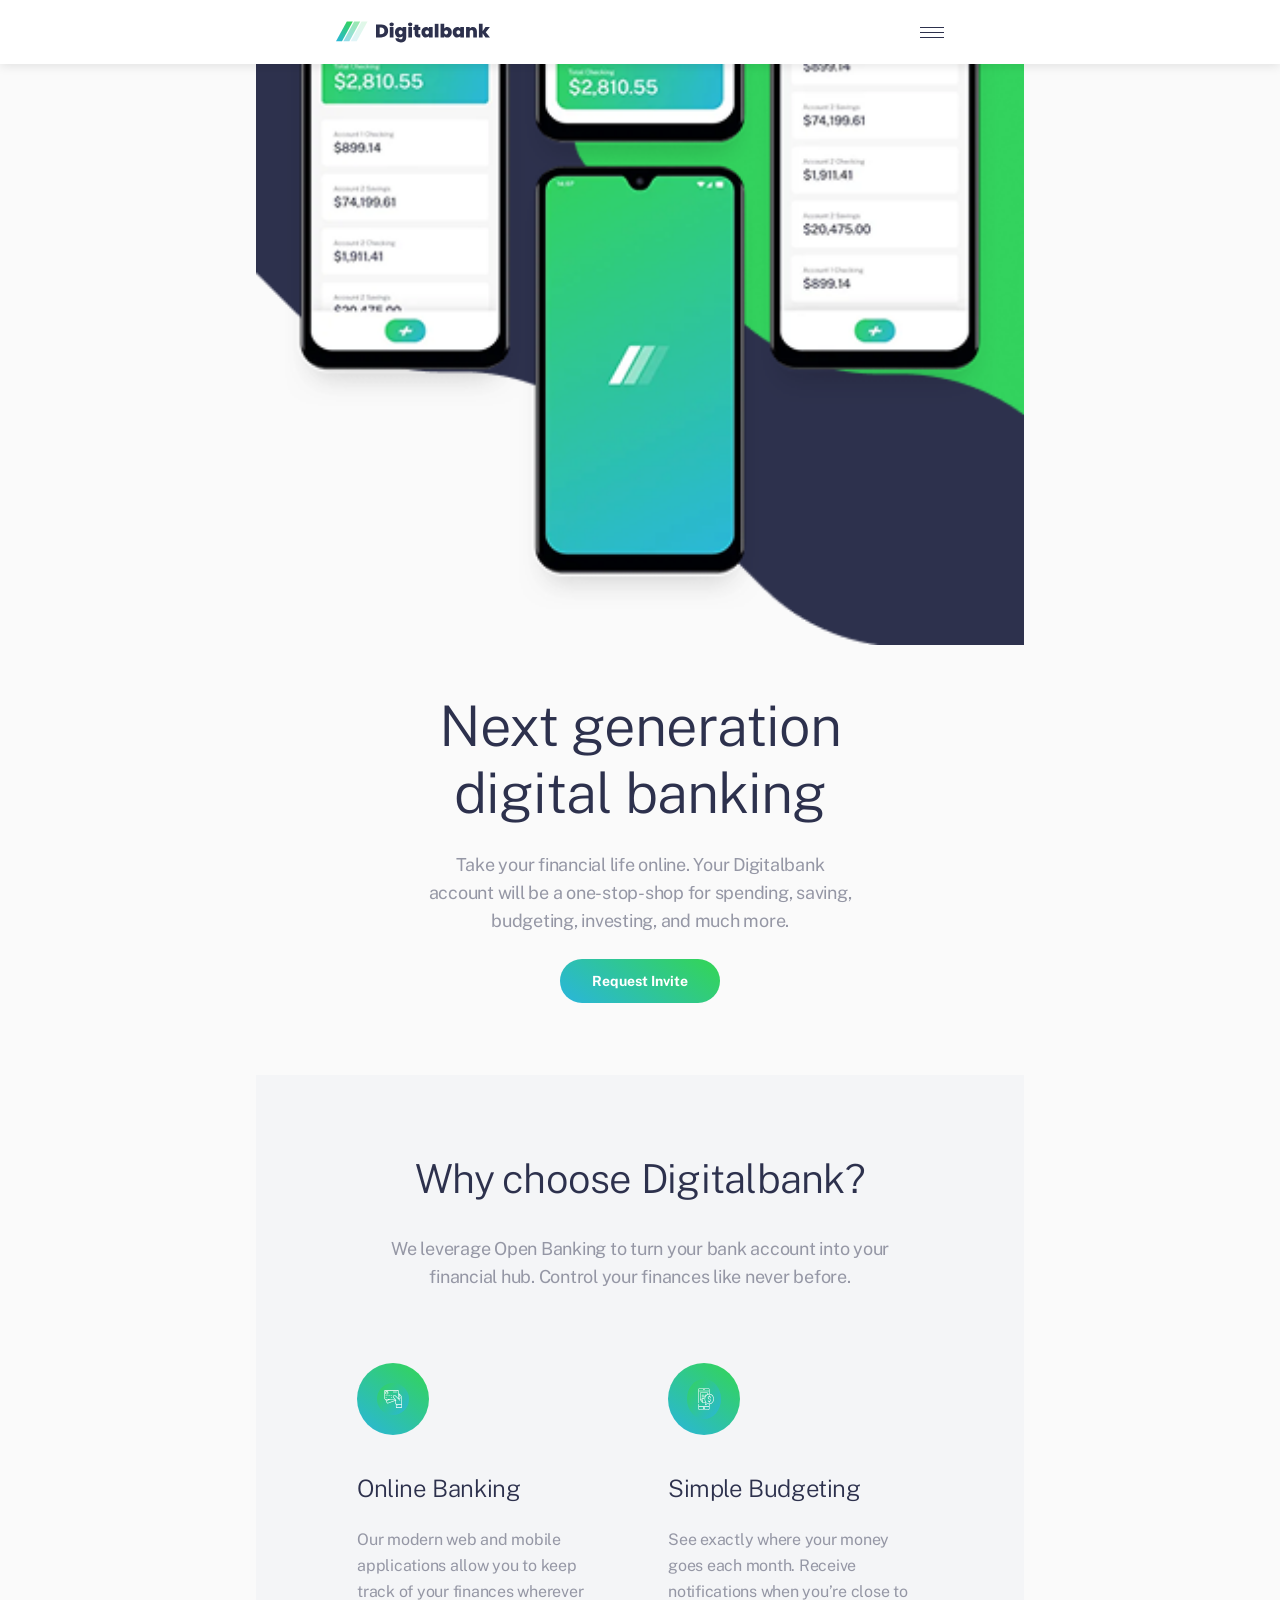
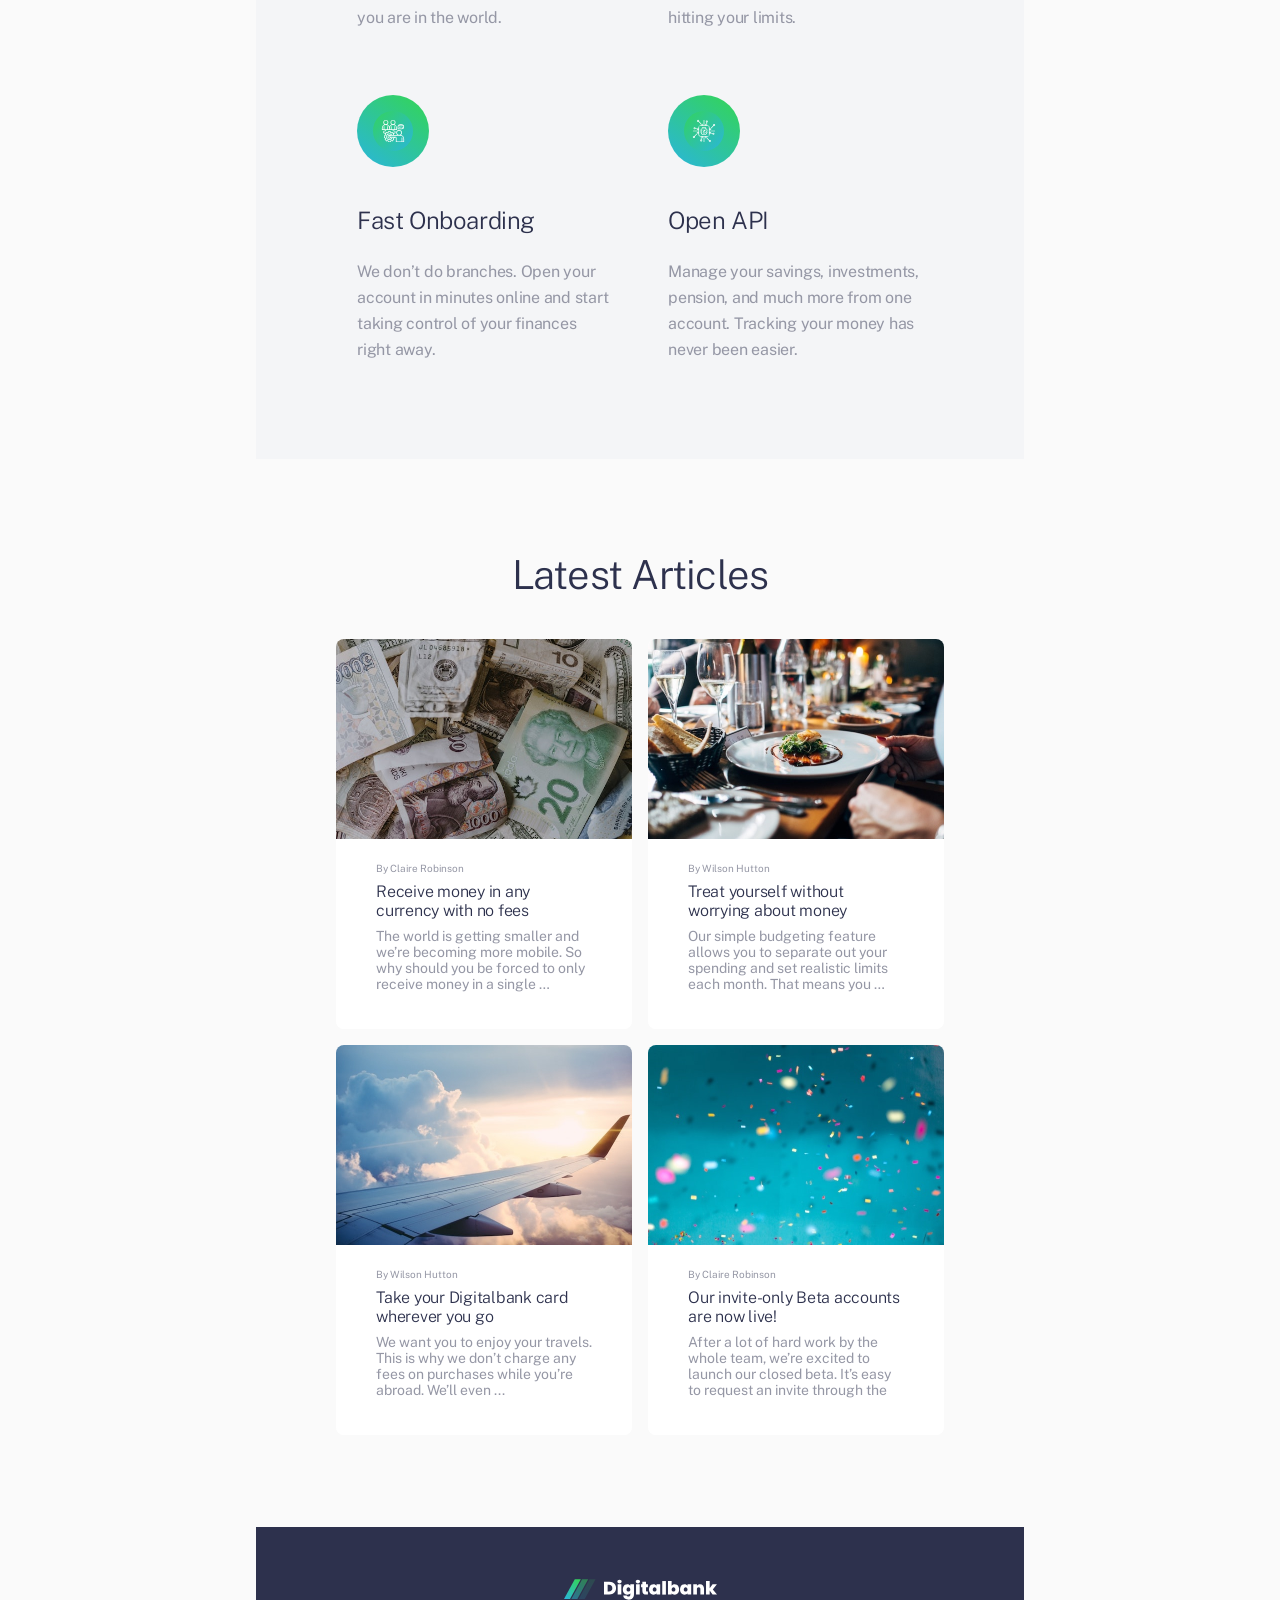
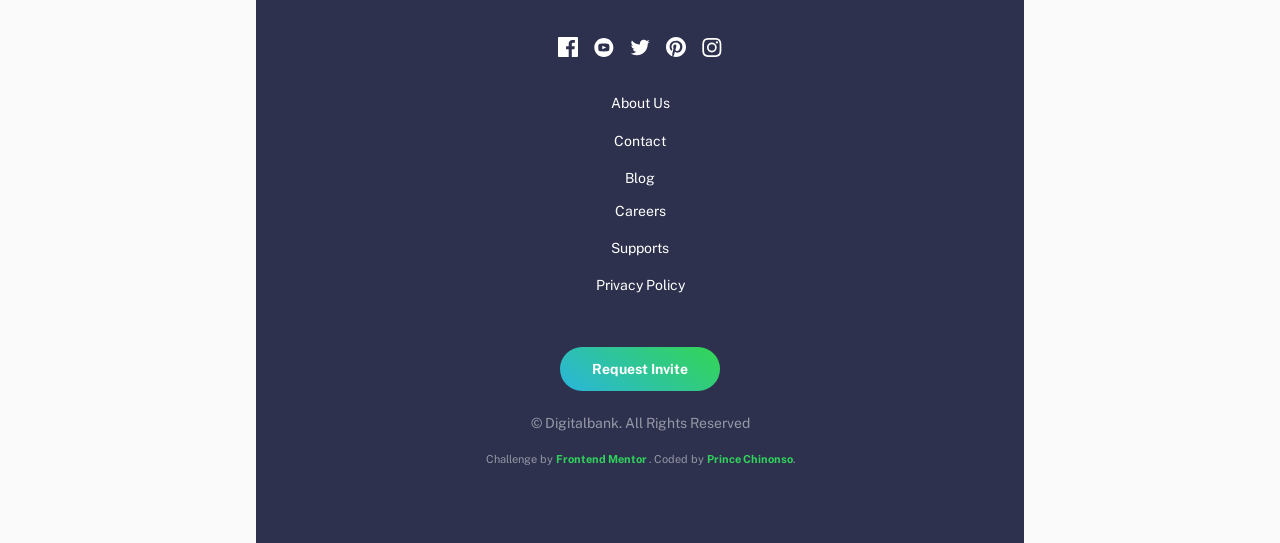
<file: index.html>
<!DOCTYPE html>
  <html lang="en">
  <head>
    <meta charset="UTF-8">
    <meta name="viewport" content="width=device-width, initial-scale=1.0">

    <title>Digitalbank | Next Generation Digital Banking</title>
    
    <meta name="description" content="Take your financial life online. Open a digital banking account to budget smarter, track spending, save money, and send instant global payments.">
    <link rel="canonical" href="https://powerful-2.github.io/Digitalbank-Landing-Page/">

    <meta property="og:type" content="website">
    <meta property="og:url" content="https://powerful-2.github.io/Digitalbank-Landing-Page/">
    <meta property="og:title" content="Digitalbank | Next Generation Digital Banking">
    <meta property="og:description" content="Take your financial life online. Open a digital banking account to budget smarter, track spending, save money, and send instant global payments.">
    <meta property="og:image" content="https://powerful-2.github.io/Digitalbank-Landing-Page/images/preview.jpg">
  
    <meta name="twitter:card" content="summary_large_image">
    <meta name="twitter:title" content="Digitalbank | Next Generation Digital Banking">
    <meta name="twitter:description" content="Take your financial life online. Open a digital banking account to budget smarter, track spending, save money, and send instant global payments.">
    <meta name="twitter:image" content="https://powerful-2.github.io/Digitalbank-Landing-Page/images/preview.jpg">
  
    <link rel="preconnect" href="https://fonts.googleapis.com">
    <link rel="preconnect" href="https://fonts.gstatic.com" crossorigin>
    <link href="https://fonts.googleapis.com/css2?family=Public+Sans:wght@300;400;700&display=swap" rel="stylesheet">
  
    <link rel="stylesheet" href="style.css">
    <link rel="stylesheet" href="tablets.css" media="(min-width: 768px)">
    <link rel="stylesheet" href="desktop.css" media="(min-width: 1440px)">
  </head>

  <body>
    <a href="#main-content" class="skip-link">Skip to main content</a>
    <header class="header">
      <div class="header-content">
        <div class="logo">
          <img src="./images/logo-dark.svg" alt="">
        </div>

        <nav class="mobile-menu" id="mobile-menu">
          <ul class="navigation">
            <li><a href="index.html">Home</a></li>
            <li><a href="about.html">About</a></li>
            <li><a href="contact.html">Contact</a></li>
            <li><a href="blog.html">Blog</a></li>
            <li><a href="careers.html">Careers</a></li>
            <li><a href="login.html">Login Portal</a></li>
          </ul>
        </nav>

        <!-- <form action="/invite" method="post">
          <button type="submit" class="request-invite-btn">Request Invite</button>
        </form> -->
        <!-- Add id="inviteBtn" so your JavaScript can find it -->
        <button type="button" class="request-invite-btn" id="inviteBtn">Request Invite</button>

    
        <!-- The Hamburger Button -->
        <button type="button" class="dropdown-toggle" aria-label="Toggle Menu" aria-expanded="false"
          aria-controls="mobile-menu">
          <span class="hamburger-bar bar-1"></span>
          <span class="hamburger-bar bar-2"></span>
          <span class="hamburger-bar bar-3"></span>
        </button>
      </div>
      <div class="overlay" id="overlay"></div>
    </header>

    <main id="main-content" tabindex="-1">
      <section class="hero-section">
        <div class="hero-image-container">
          <div class="hero-decoration-group"></div>
      
          <div class="image-wrapper">
            <img src="./images/newimg.png" alt="">
          </div>
        </div>

        <div class="hero-text-content">
          <h1 class="hero-title">Next generation digital banking</h1>
          <p class="hero-description">Take your financial life online. Your Digitalbank <br>account will be a
            one-stop-shop for spending, saving, budgeting, investing, and much
            more.</p>
          <button type="button" class="request-invite-btn">Request Invite</button>
        </div>
      </section>

      <section class="features-section">
        <div class="features-content-wrapper">
      
          <!-- Item 1 inside the wrapper -->
          <div class="features-intro">
            <h2>Why choose Digitalbank?</h2>
            <p>We leverage Open Banking to turn your bank account into your financial hub.
              Control your finances like never before.</p>
          </div>
      
          <!-- Item 2 inside the wrapper (This creates the 72px gap) -->
          <div class="features-content">
            <!-- Card 1: Online Banking -->
            <article class="feature-card" aria-labelledby="feature-online">
              <div class="feature-icon-container">
                <img src="./images/icon-online.svg" alt="online banking icon" class="icon--small">
              </div>
              <div class="feature-description">
                <h3>Online Banking</h3>
                <p>Our modern web and mobile applications allow you to keep track of your finances wherever you are in the
                  world.</p>
              </div>
            </article>
      
            <!-- Card 2: Simple Budgeting -->
            <article class="feature-card" aria-labelledby="feature-online">
              <div class="feature-icon-container--alt">
                <img src="./images/icon-budgeting.svg" style="width: 33.11px; height: 40px;" alt="Budgeting Icon">
              </div>
              <div class="feature-description">
                <h3>Simple Budgeting</h3>
                <p>See exactly where your money goes each month. Receive notifications when you’re close to hitting your
                  limits.</p>
              </div>
            </article>
      
            <!-- Card 3: Fast Onboarding -->
            <article class="feature-card" aria-labelledby="feature-online">
              <div class="feature-icon-container">
                <img src="./images/icon-onboarding.svg" alt="fast onboarding icon" style="width: 40px; height: 40px;">
              </div>
              <div class="feature-description">
                <h3>Fast Onboarding</h3>
                <p>We don’t do branches. Open your account in minutes online and start taking control of your finances right
                  away.</p>
              </div>
            </article>
      
            <!-- Card 4: Open API -->
            <article class="feature-card" aria-labelledby="feature-online">
              <div class="feature-icon-container">
                <img src="./images/icon-api.svg" alt="open api icon" style="width: 40px; height: 40px;">
              </div>
              <div class="feature-description">
                <h3>Open API</h3>
                <p>Manage your savings, investments, pension, and much more from one account. Tracking your money has never
                  been easier.</p>
              </div>
            </article>
          </div> 
      
        </div> 
      </section>

      <!-- Latest Articles Section -->
      <section class="latest-articles">
        <div class="articles-intro">
          <h2>Latest Articles</h2>
        </div>
      
        <div class="articles-grid">
          <!-- Article 1 -->
          <article class="article-card">
            <div class="article-image">
              <img src="images/image-currency.jpg" alt="Online banking on phone">
            </div>
      
            <div class="article-text-content">
              <div class="article-info">
                <span class="article-author">By Claire Robinson</span>
                <div class="article-text-group">
                  <h3>Receive money in any currency with no fees</h3>
                  <p>The world is getting smaller and we’re becoming more mobile. So why should you be forced to only receive
                    money in a single …</p>
                </div>
              </div>
            </div>
          </article>
      
          <!-- Article 2 -->
          <article class="article-card">
            <div class="article-image">
              <img src="images/image-restaurant.jpg" alt="Restaurant dining table">
            </div>
      
            <div class="article-text-content">
              <div class="article-info">
                <span class="article-author">By Wilson Hutton</span>
                <div class="article-text-group">
                  <h3>Treat yourself without<br> worrying about money</h3>
                  <p>Our simple budgeting feature allows you to separate out your spending and set realistic limits each
                    month.
                    That means you …</p>
                </div>
              </div>
            </div>
          </article>
      
          <!-- Article 3 -->
          <article class="article-card">
            <div class="article-image">
              <img src="images/image-plane.jpg" alt="">
            </div>
      
            <div class="article-text-content">
              <div class="article-info">
                <span class="article-author">By Wilson Hutton</span>
                <div class="article-text-group">
                  <h3>Take your Digitalbank card <br>wherever you go</h3>
                  <p>We want you to enjoy your travels. This is why we don’t charge any fees on purchases while you’re abroad.
                    We’ll even ...</p>
                </div>
              </div>
            </div>
          </article>
      
          <article class="article-card">
            <div class="article-image">
              <img src="images/image-confetti.jpg" alt="Colorful confetti celebration">
            </div>
            <div class="article-text-content">
              <div class="article-info">
                <span class="article-author">By Claire Robinson</span>
                <div class="article-text-group">
                  <h3>Our invite-only Beta accounts are now live!</h3>
                  <p>After a lot of hard work by the whole team, we’re excited to launch our closed beta. It’s easy to request
                    an
                    invite through the site...</p>
                </div>
              </div>
            </div>
          </article>
        </div>
      </section>
    </main>
      <!-- <div class="hero-image-container">
        <img src="images/newimg.png" class="" alt="">
        <div class="hero-path-6"></div>
        <div class="hero-big-intro"></div>

        <div class="hero-image-box">...</div>
      </div> -->
    <footer>
      <div class="footer">
        <div class="footer-decoration-path"></div>
        <div class="footer-container">

          <div class="footer-brand">
            <div class="footer-logo">
              <div class="footer-logo-wrapper">
                
                <div class="logo-icon-container">
                  <img src="images/logo-light.svg" alt="Logo Icon">
                  <div class="footer-logo-path-decoration"></div>

                  <div class="footer-logo-path-detail"></div>
                </div>
                
              </div>
            </div>

            <div class="footer-socials">
              <a href="#"><img src="images/icon-facebook.svg" alt="Facebook"></a>
              <a href="#"><img src="images/icon-youtube.svg" alt="YouTube">
                          <div class="youtube-path-detail"></div></a>
              <a href="#"><img src="images/icon-twitter.svg" alt="Twitter"></a>
              <a href="#"><img src="images/icon-pinterest.svg" alt="Pinterest"></a>
              <a href="#"><img src="images/icon-instagram.svg" alt="Instagram">
                          <div class="instagram-path-detail"></div></a>
            </div>
          </div>

          <nav class="footer-nav" aria-label="Footer">
            <div class="footer-nav-col">
              <ul class="footer-links-list">
                <li><a href="#">About Us</a></li>
                <li><a href="#">Contact</a></li>
                <li><a href="#">Blog</a></li>
              </ul>
            </div>

            <div class="footer-nav-col">
              <ul class="footer-links-list">
                <li><a href="#">Careers</a></li>
                <li><a href="#">Supports</a></li>
                <li><a href="#">Privacy Policy</a></li>
              </ul>
            </div>
          </nav>

          <div class="footer-actions">
            <button type="button" class="request-invite-btn">Request Invite</button>
            <p class="copyright">© Digitalbank. All Rights Reserved</p>
          </div>

        </div>
      </div>

      <div class="attribution">
        Challenge by <a href="https://frontendmentor.io" target="_blank" rel="noopener noreferrer" aria-label="Frontend Mentor (opens in a new tab)">Frontend Mentor
        <span class="sr-only"> <!-- (opens in a new tab) --></span> <!-- visible only to screen readers --></a>.
        <!-- Coded by <a href="#">Prince Chinonso</a>. -->
        Coded by <a href="https://www.frontendmentor.io/profile/Powerful-2" target="_blank" rel="noopener noreferrer">Prince Chinonso</a>.
      </div>
    </footer>
    
  </body>
  <script src="script.js"></script>
</html>
</file>
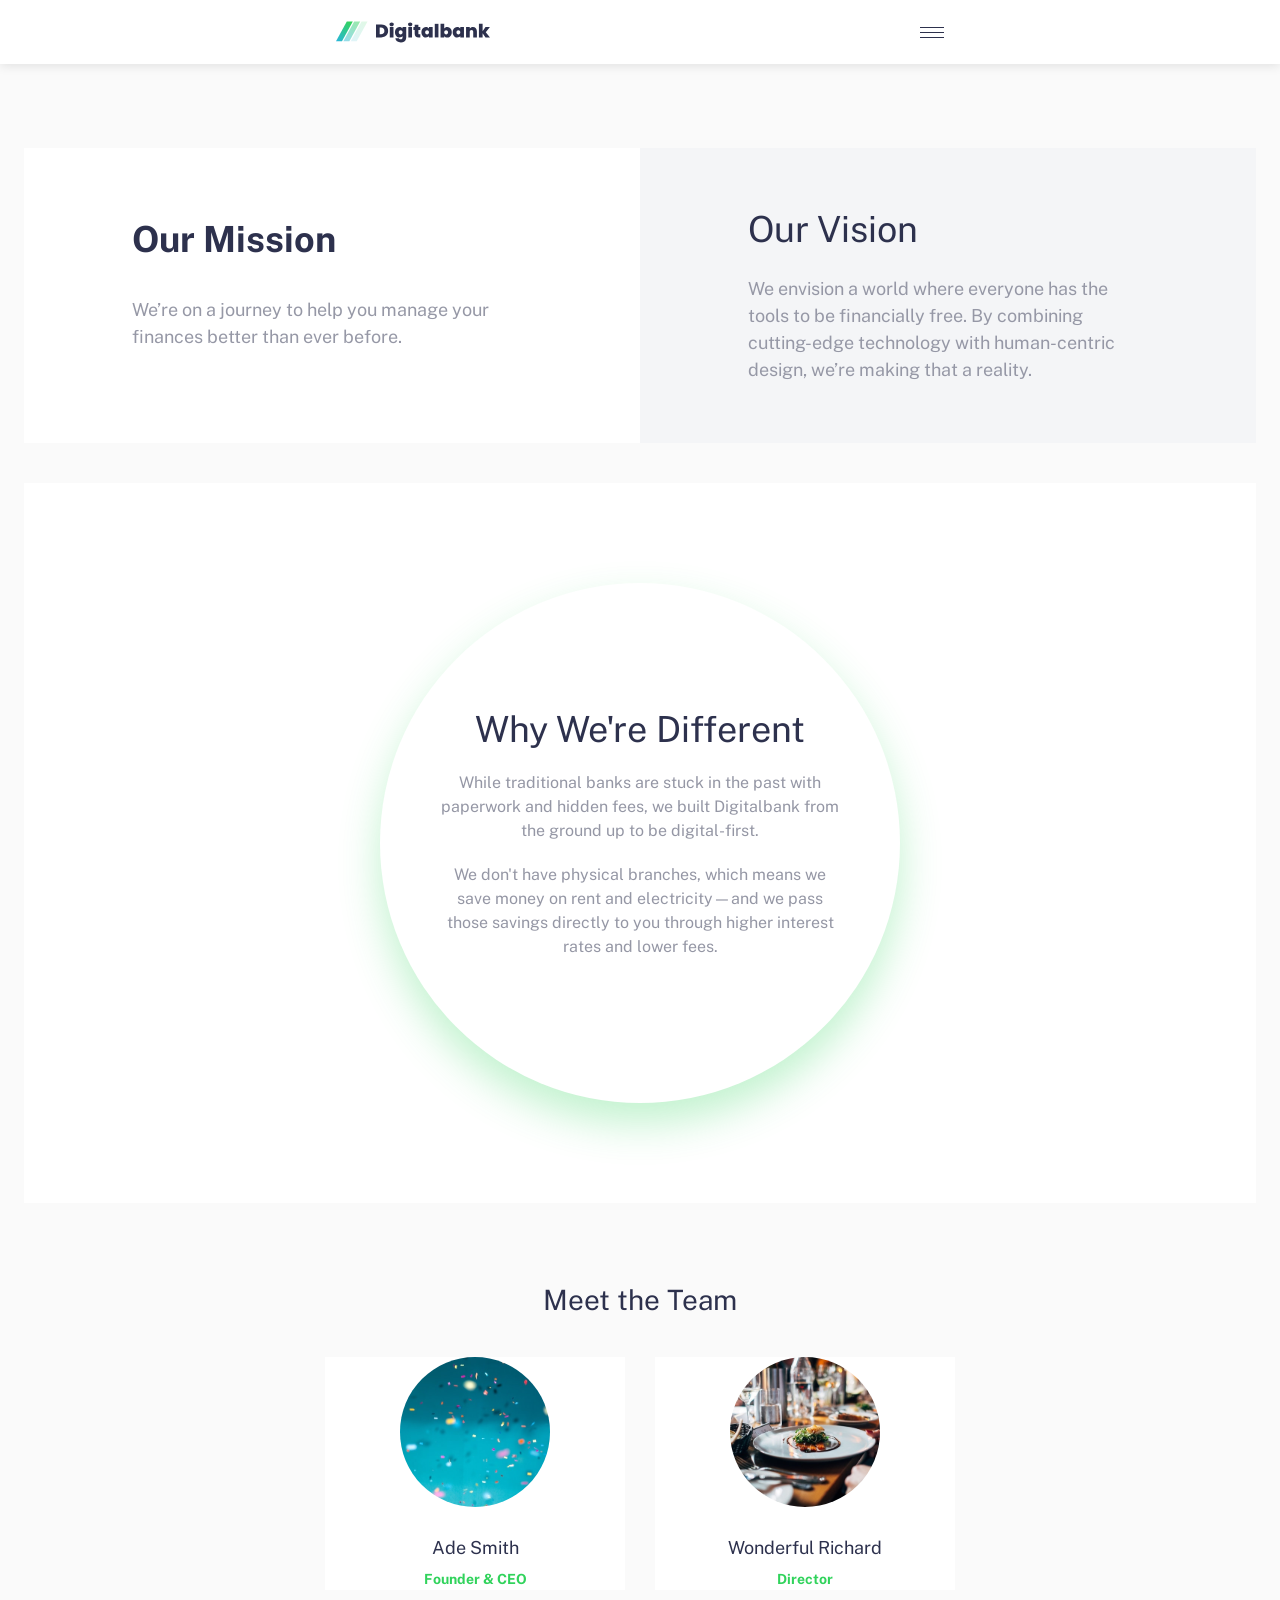
<file: about.html>
<!DOCTYPE html>
<html lang="en">
<head>
    <meta charset="UTF-8">
    <meta name="viewport" content="width=device-width, initial-scale=1.0">

    <title>About Us | Digitalbank</title>

    <meta name="description" content="Learn about Digitalbank's mission to leverage open banking. Discover how we build modern financial solutions to give you total control over your money.">
    <link rel="canonical" href="https://powerful-2.github.io/Digitalbank-Landing-Page/">

    <meta property="og:type" content="website">
    <meta property="og:url" content="https://powerful-2.github.io/Digitalbank-Landing-Page/">
    <meta property="og:title" content="About Us | Digitalbank">
    <meta property="og:description" content="Learn about Digitalbank's mission to leverage open banking. Discover how we build modern financial solutions to give you total control over your money.">
    <meta property="og:image" content="https://powerful-2.github.io/Digitalbank-Landing-Page/images/preview.jpg">

    <meta name="twitter:card" content="summary_large_image">
    <meta name="twitter:title" content="About Us | Digitalbank">
    <meta name="twitter:description" content="Learn about Digitalbank's mission to leverage open banking. Discover how we build modern financial solutions to give you total control over your money.">
    <meta name="twitter:image" content="https://powerful-2.github.io/Digitalbank-Landing-Page/images/preview.jpg">

    <link rel="preconnect" href="https://fonts.googleapis.com">
    <link rel="preconnect" href="https://fonts.gstatic.com" crossorigin>
    <link href="https://fonts.googleapis.com/css2?family=Public+Sans:wght@300;400;700&display=swap" rel="stylesheet">
    
    <link rel="stylesheet" href="style.css">
    <link rel="stylesheet" href="tablets.css" media="(min-width: 768px)">
    <link rel="stylesheet" href="desktop.css" media="(min-width: 1440px)">
</head>


<body>
    <header class="header">
        <div class="header-content">
            <div class="logo">
                <img src="./images/logo-dark.svg" alt="Digitalbank Logo">
            </div>
    
            <nav class="mobile-menu" id="mobile-menu">
                <ul class="navigation">
                    <li><a href="index.html">Home</a></li>
                    <li><a href="about.html">About</a></li>
                    <li><a href="contact.html">Contact</a></li>
                    <li><a href="blog.html">Blog</a></li>
                    <li><a href="careers.html">Careers</a></li>
                    <li><a href="login.html">Login Portal</a></li>
                </ul>
            </nav>
    
            <button type="button" class="request-invite-btn" id="inviteBtn">Request Invite</button>
    
            <!-- The Hamburger Button -->
            <button type="button" class="dropdown-toggle" aria-label="Toggle Menu" aria-expanded="false"
                aria-controls="mobile-menu">
                <span class="hamburger-bar bar-1"></span>
                <span class="hamburger-bar bar-2"></span>
                <span class="hamburger-bar bar-3"></span>
            </button>
        </div>
        <div class="overlay" id="overlay"></div>
    </header>

    <main class="page-content-wrapper">
        <div class="mission-vision-wrapper">
    
            <!-- MISSION SECTION -->
            <section class="mission section container">
                <div class="mission__text">
                    <h1>Our Mission</h1>
                    <p>We’re on a journey to help you manage your finances better than ever before.</p>
                </div>
            </section>
    
            <!-- VISION SECTION -->
            <section class="vision section container">
                <div class="vision__content">
                    <h2>Our Vision</h2>
                    <p>We envision a world where everyone has the tools to be financially free. By combining cutting-edge
                        technology with human-centric design, we’re making that a reality.</p>
                </div>
            </section>
    
        </div>
    
        <section class="how-we-work section container">
            <div class="how-we-work__content">
                <h2>Why We're Different</h2>
                <p>While traditional banks are stuck in the past with paperwork and hidden fees, we built Digitalbank from
                    the ground up to be digital-first.</p>
                <p>We don't have physical branches, which means we save money on rent and electricity—and we pass those
                    savings directly to you through higher interest rates and lower fees.</p>
            </div>
        </section>

        <section class="team section container">
            <h2>Meet the Team</h2>
            <div class="team__grid">
                <!-- Person 1 -->
                <div class="team__card">
                    <img src="images/image-confetti.jpg" alt="Founder" class="team__img">
                    <h3>Ade Smith</h3>
                    <p>Founder & CEO</p>
                </div>
                <!-- Person 2 -->
                <div class="team__card">
                    <img src="images/image-restaurant.jpg" alt="Director" class="team__img">
                    <h3>Wonderful Richard</h3>
                    <p>Director</p>
                </div>
            </div>
        </section>
    </main>

    <script src="script.js"></script>

</body>
</html>
</file>
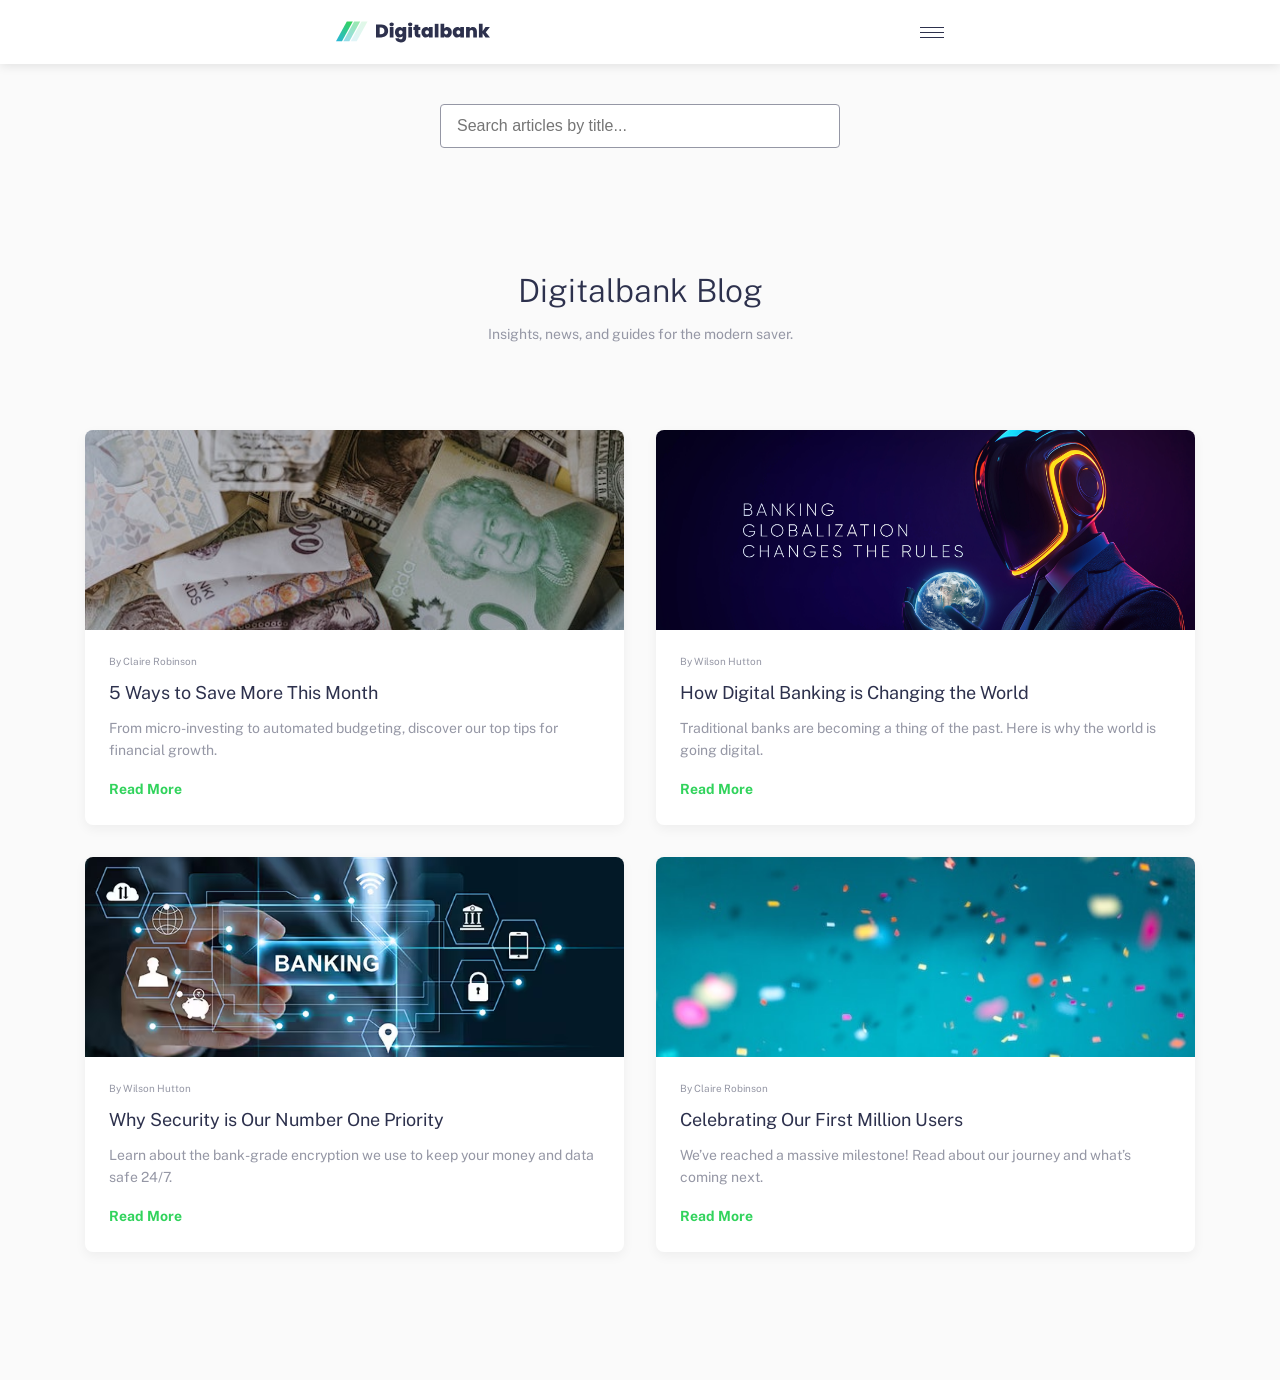
<file: blog.html>
<!DOCTYPE html>
<html lang="en">
<head>
    <meta charset="UTF-8">
    <meta name="viewport" content="width=device-width, initial-scale=1.0">

    <title>Digital Banking Insights Blog | Digitalbank</title>

    <meta name="description" content="Stay up to date with the latest fintech trends, budgeting strategies, financial tracking tools, and secure global payment advice from the Digitalbank team.">
    <link rel="canonical" href="https://powerful-2.github.io/Digitalbank-Landing-Page/">

    <meta property="og:type" content="website">
    <meta property="og:url" content="https://powerful-2.github.io/Digitalbank-Landing-Page/">
    <meta property="og:title" content="Digital Banking Insights Blog | Digitalbank">
    <meta property="og:description" content="Stay up to date with the latest fintech trends, budgeting strategies, financial tracking tools, and secure global payment advice from the Digitalbank team.">
    <meta property="og:image" content="https://powerful-2.github.io/Digitalbank-Landing-Page/images/preview.jpg">

    <meta name="twitter:card" content="summary_large_image">
    <meta name="twitter:title" content="Digital Banking Insights Blog | Digitalbank">
    <meta name="twitter:description" content="Stay up to date with the latest fintech trends, budgeting strategies, financial tracking tools, and secure global payment advice from the Digitalbank team.">
    <meta property="og:image" content="https://powerful-2.github.io/Digitalbank-Landing-Page/images/preview.jpg">

    <link rel="preconnect" href="https://fonts.googleapis.com">
    <link rel="preconnect" href="https://fonts.gstatic.com" crossorigin>
    <link href="https://fonts.googleapis.com/css2?family=Public+Sans:wght@300;400;700&display=swap" rel="stylesheet">
    
    <link rel="stylesheet" href="style.css">
    <link rel="stylesheet" href="tablets.css" media="(min-width: 768px)">
    <link rel="stylesheet" href="desktop.css" media="(min-width: 1440px)">
</head>

<body>
    <header class="header">
        <div class="header-content">
            <div class="logo">
                <img src="./images/logo-dark.svg" alt="Digitalbank Logo">
            </div>
    
            <nav class="mobile-menu" id="mobile-menu">
                <ul class="navigation">
                    <li><a href="index.html">Home</a></li>
                    <li><a href="about.html">About</a></li>
                    <li><a href="contact.html">Contact</a></li>
                    <li><a href="blog.html">Blog</a></li>
                    <li><a href="careers.html">Careers</a></li>
                    <li><a href="login.html">Login Portal</a></li>
                </ul>
            </nav>
    
            <button type="button" class="request-invite-btn" id="inviteBtn">Request Invite</button>
    
    
            <!-- The Hamburger Button -->
            <button type="button" class="dropdown-toggle" aria-label="Toggle Menu" aria-expanded="false"
                aria-controls="mobile-menu">
                <span class="hamburger-bar bar-1"></span>
                <span class="hamburger-bar bar-2"></span>
                <span class="hamburger-bar bar-3"></span>
            </button>
        </div>
        <div class="overlay" id="overlay"></div>
    </header>

    <div class="blog-search container">
        <input type="text" id="blogSearch" placeholder="Search articles by title...">
    </div>


    <main class="page-content-wrapper">
        <section class="blog-page section container">
            <div class="blog-page__header">
                <h1>Digitalbank Blog</h1>
                <p>Insights, news, and guides for the modern saver.</p>
            </div>
    
            <div class="blog-page__grid">
                <!-- Article 1 -->
                <article class="blog-card">
                    <img src="./images/image-currency.jpg" alt="" class="blog-card__img">
                    <div class="blog-card__content">
                        <span class="blog-card__author">By Claire Robinson</span>
                        <h3 class="blog-card__title">5 Ways to Save More This Month</h3>
                        <p class="blog-card__excerpt">From micro-investing to automated budgeting, discover our top tips for
                            financial growth.</p>
                        <a href="#" class="blog-card__link">Read More</a>
                    </div>
                </article>
    
                <!-- Article 2 -->
                <article class="blog-card">
                    <img src="./images/globalization-of-digital-banking-UXDA.jpg" alt="" class="blog-card__img">
                    <div class="blog-card__content">
                        <span class="blog-card__author">By Wilson Hutton</span>
                        <h3 class="blog-card__title">How Digital Banking is Changing the World</h3>
                        <p class="blog-card__excerpt">Traditional banks are becoming a thing of the past. Here is why the
                            world is going digital.</p>
                        <a href="#" class="blog-card__link">Read More</a>
                    </div>
                </article>
    
                <!-- Article 3 -->
                <article class="blog-card">
                    <img src="./images/digital-banking-security.jpg" alt="Digital Security" class="blog-card__img">
                    <div class="blog-card__content">
                        <span class="blog-card__author">By Wilson Hutton</span>
                        <h3 class="blog-card__title">Why Security is Our Number One Priority</h3>
                        <p class="blog-card__excerpt">Learn about the bank-grade encryption we use to keep your money and
                            data safe 24/7.</p>
                        <a href="#" class="blog-card__link">Read More</a>
                    </div>
                </article>
    
                <!-- Article 4 -->
                <article class="blog-card">
                    <img src="./images/image-confetti.jpg" alt="" class="blog-card__img">
                    <div class="blog-card__content">
                        <span class="blog-card__author">By Claire Robinson</span>
                        <h3 class="blog-card__title">Celebrating Our First Million Users</h3>
                        <p class="blog-card__excerpt">We’ve reached a massive milestone! Read about our journey and what’s
                            coming next.</p>
                        <a href="#" class="blog-card__link">Read More</a>
                    </div>
                </article>
            </div>
        </section>
    </main>
    
    <script src="script.js"></script>
</body>
</html>
</file>
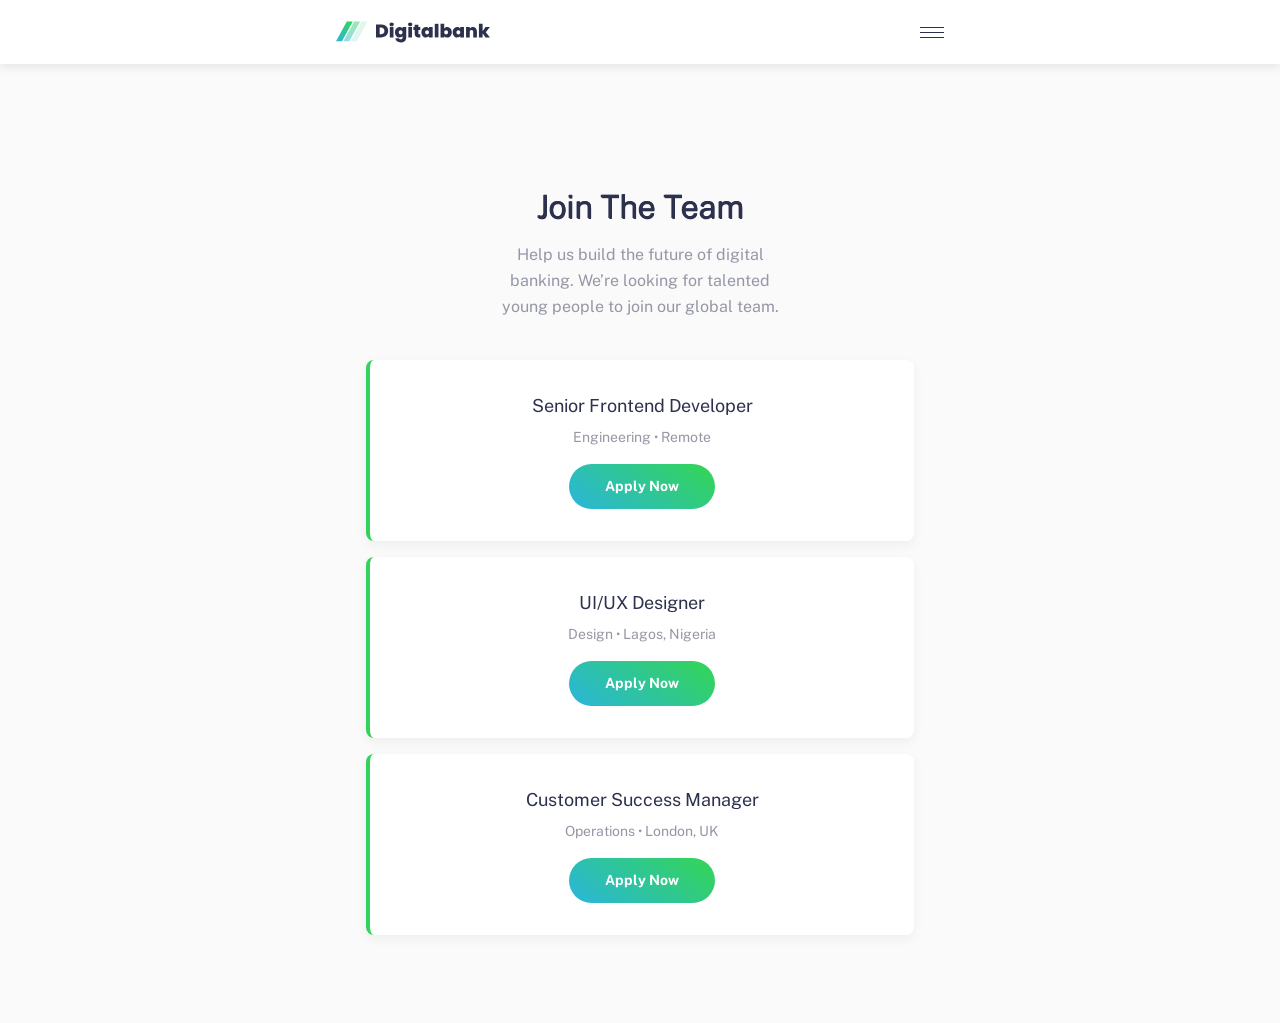
<file: careers.html>
<!DOCTYPE html>
<html lang="en">
<head>
    <meta charset="UTF-8">
    <meta name="viewport" content="width=device-width, initial-scale=1.0">

    <title>Careers & Job Openings | Digitalbank</title>

    <meta name="description" content="Join our high-impact engineering, design, and operations teams. Explore job openings at Digitalbank and help build the future of digital banking.">
    <link rel="canonical" href="https://powerful-2.github.io/Digitalbank-Landing-Page/">

    <meta property="og:type" content="website">
    <meta property="og:url" content="https://powerful-2.github.io/Digitalbank-Landing-Page/">
    <meta property="og:title" content="Careers & Job Openings | Digitalbank">
    <meta property="og:description" content="Join our high-impact engineering, design, and operations teams. Explore job openings at Digitalbank and help build the future of digital banking.">
    <meta property="og:image" content="https://powerful-2.github.io/Digitalbank-Landing-Page/images/preview.jpg">

    <meta name="twitter:card" content="summary_large_image">
    <meta name="twitter:title" content="Careers & Job Openings | Digitalbank">
    <meta name="twitter:description" content="Join our high-impact engineering, design, and operations teams. Explore job openings at Digitalbank and help build the future of digital banking.">
    <meta name="twitter:image" content="https://powerful-2.github.io/Digitalbank-Landing-Page/images/preview.jpg">

    <link rel="preconnect" href="https://fonts.googleapis.com">
    <link rel="preconnect" href="https://fonts.gstatic.com" crossorigin>
    <link href="https://fonts.googleapis.com/css2?family=Public+Sans:wght@300;400;700&display=swap" rel="stylesheet">
    
    <link rel="stylesheet" href="style.css">
    <link rel="stylesheet" href="tablets.css" media="(min-width: 768px)">
    <link rel="stylesheet" href="desktop.css" media="(min-width: 1440px)">
</head>


<body>
    <header class="header">
        <div class="header-content">
            <div class="logo">
                <img src="./images/logo-dark.svg" alt="Digitalbank Logo">
            </div>
            <nav class="mobile-menu" id="mobile-menu">
                <ul class="navigation">
                    <li><a href="index.html">Home</a></li>
                    <li><a href="about.html">About</a></li>
                    <li><a href="contact.html">Contact</a></li>
                    <li><a href="blog.html">Blog</a></li>
                    <li><a href="careers.html">Careers</a></li>
                    <li><a href="login.html">Login Portal</a></li>
                </ul>
            </nav>
            <button type="button" class="request-invite-btn" id="inviteBtn">Request Invite</button>

            <button type="button" class="dropdown-toggle" aria-label="Toggle Menu" aria-expanded="false"
                aria-controls="mobile-menu">
                <span class="hamburger-bar bar-1"></span>
                <span class="hamburger-bar bar-2"></span>
                <span class="hamburger-bar bar-3"></span>
            </button>
        </div>
        <div class="overlay" id="overlay"></div>
    </header>

    <main class="page-content-wrapper">
        <section class="careers section container">
            <div class="careers__header">
                <h1>Join The Team</h1>
                <p>Help us build the future of digital banking. We’re looking for talented young people to join our
                    global team.</p>
            </div>

            <div class="careers__list">
                <!-- Job 1 -->
                <div class="job-card">
                    <div class="job-info">
                        <h3>Senior Frontend Developer</h3>
                        <p>Engineering • Remote</p>
                    </div>
                    <a href="https://docs.google.com/forms/d/e/1FAIpQLSf2njvb8vrBK1eWAoyySrm1gXX72mFcsbiYH0nsDyK2JHOHug/viewform?usp=preview" target="_blank" class="job-apply-btn">Apply Now</a>
                </div>

                <!-- Job 2 -->
                <div class="job-card">
                    <div class="job-info">
                        <h3>UI/UX Designer</h3>
                        <p>Design • Lagos, Nigeria</p>
                    </div>
                    <a href="https://docs.google.com/forms/d/e/1FAIpQLSf2njvb8vrBK1eWAoyySrm1gXX72mFcsbiYH0nsDyK2JHOHug/viewform?usp=preview"
                        target="_blank" class="job-apply-btn">Apply Now</a>
                </div>

                <!-- Job 3 -->
                <div class="job-card">
                    <div class="job-info">
                        <h3>Customer Success Manager</h3>
                        <p>Operations • London, UK</p>
                    </div>
                    <a href="https://docs.google.com/forms/d/e/1FAIpQLSf2njvb8vrBK1eWAoyySrm1gXX72mFcsbiYH0nsDyK2JHOHug/viewform?usp=preview"
                        target="_blank" class="job-apply-btn">Apply Now</a>
                </div>
            </div>
        </section>
    </main>

    <script src="script.js"></script>
</body>

</html>
</file>
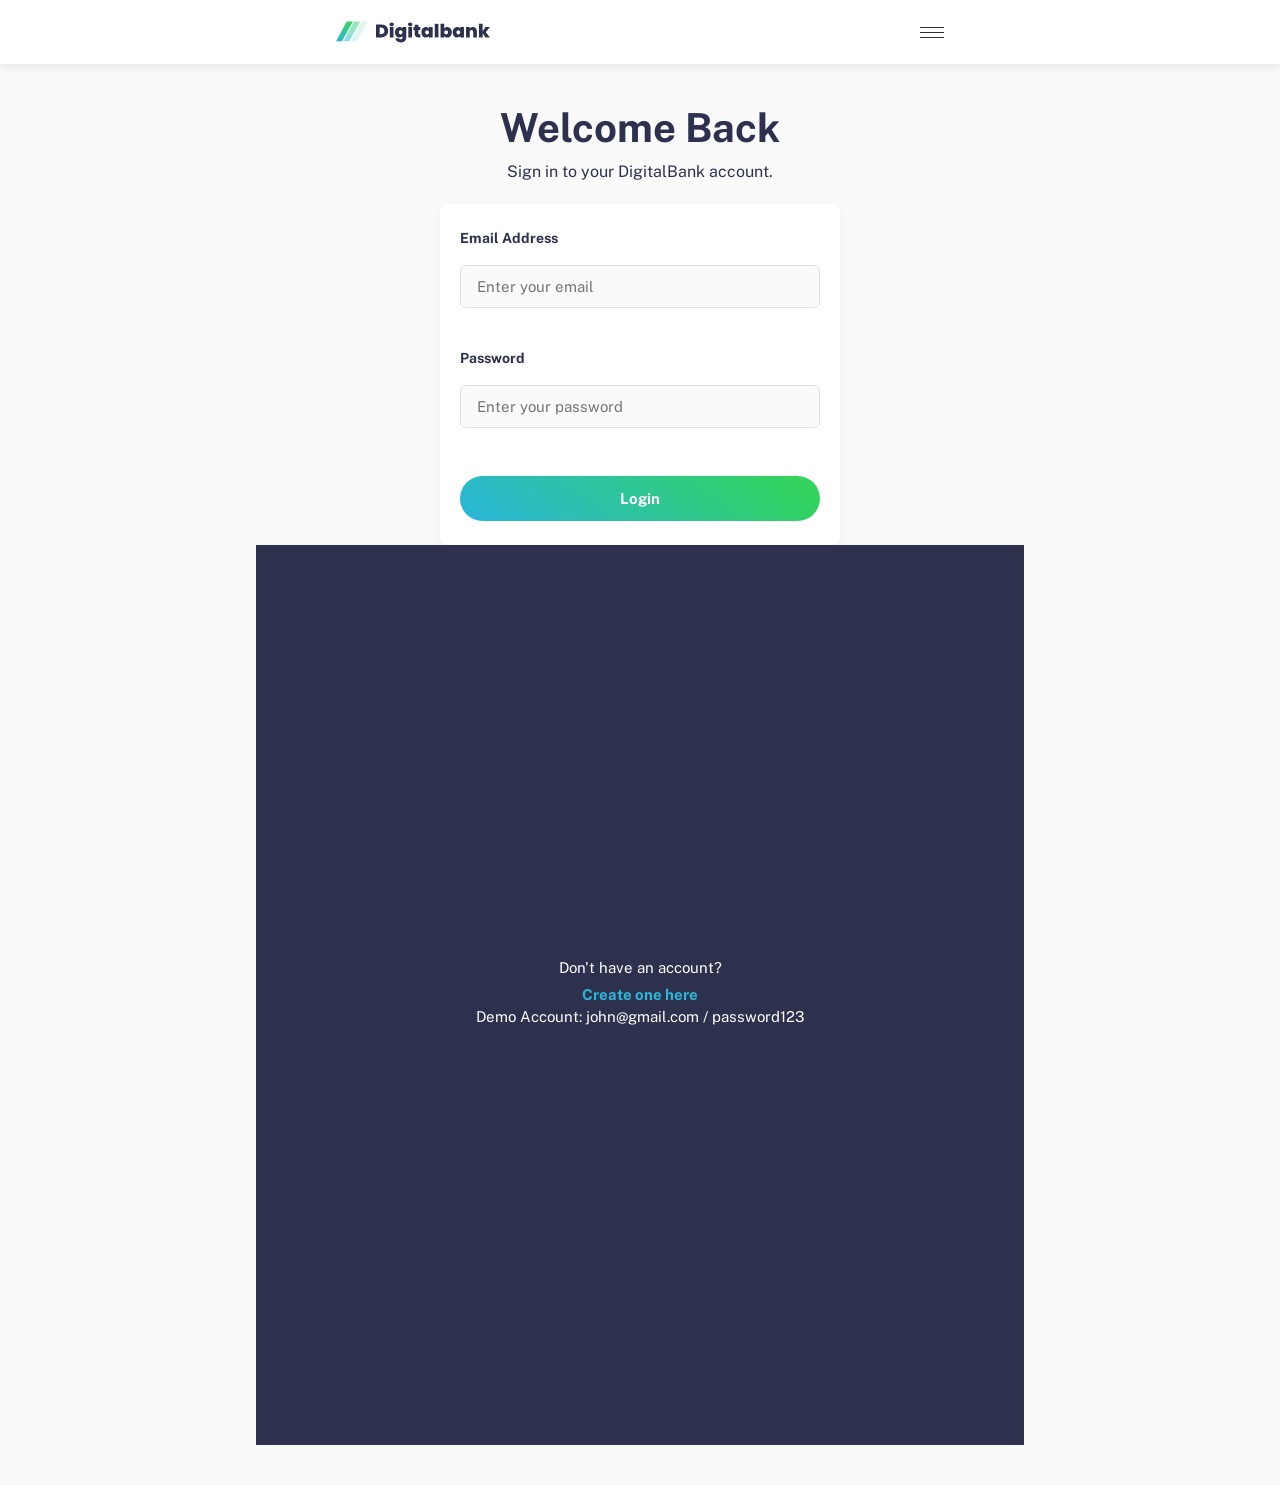
<file: login.html>
<!DOCTYPE html>
<html lang="en">
<head>
    <meta charset="UTF-8">
    <meta name="viewport" content="width=device-width, initial-scale=1.0">

    <title>Secure Login Portal | DigitalBank</title>

    <meta name="description" content="Log in securely to your DigitalBank account. Manage your finances, view account balances, track spending, and access your digital banking dashboard.">

    <link rel="canonical" href="https://powerful-2.github.io/Digitalbank-Landing-Page/login.html">

    <meta property="og:type" content="website">
    <meta property="og:url" content="https://powerful-2.github.io/Digitalbank-Landing-Page/login.html">
    <meta property="og:title" content="Secure Login Portal | DigitalBank">
    <meta property="og:description" content="Log in securely to your DigitalBank account and manage your finances with ease.">
    <meta property="og:image" content="https://powerful-2.github.io/Digitalbank-Landing-Page/images/preview.jpg">

    <meta name="twitter:card" content="summary_large_image">
    <meta name="twitter:title" content="Secure Login Portal | DigitalBank">
    <meta name="twitter:description" content="Log in securely to your DigitalBank account and manage your finances with ease.">
    <meta name="twitter:image" content="https://powerful-2.github.io/Digitalbank-Landing-Page/images/preview.jpg">

    <link rel="icon" href="./images/favicon.ico">

    <link rel="icon" type="image/svg+xml" href="./images/logo-dark.svg">


    <link rel="preconnect" href="https://fonts.googleapis.com">
    <link rel="preconnect" href="https://fonts.gstatic.com" crossorigin>
    <!-- <link href="https://fonts.googleapis.com/css2?family=Public+Sans:wght@300;400;700&display=swap" rel="stylesheet"> -->

    <link rel="stylesheet" href="style.css">
    <link rel="stylesheet" href="tablets.css" media="(min-width:768px)">
    <link rel="stylesheet" href="desktop.css" media="(min-width:1440px)">
</head>

<body>
    <a class="skip-link" href="#main-content">Skip to main content</a>

    <header class="header">
        <div class="header-content">
            <div class="logo">
                <img src="./images/logo-dark.svg" alt="Digitalbank Logo">
            </div>

            <nav class="mobile-menu" id="mobile-menu">
                <ul class="navigation">
                    <li><a href="index.html">Home</a></li>
                    <li><a href="about.html">About</a></li>
                    <li><a href="contact.html">Contact</a></li>
                    <li><a href="blog.html">Blog</a></li>
                    <li><a href="careers.html">Careers</a></li>
                    <li><a href="login.html">Login</a></li>
                </ul>
            </nav>
    
            <button type="button" class="request-invite-btn" id="inviteBtn">Request Invite</button>

            <button type="button" class="dropdown-toggle" id="dropdown-toggle" aria-label="Toggle Menu" aria-expanded="false"
                aria-controls="mobile-menu">
                <span class="hamburger-bar bar-1"></span>
                <span class="hamburger-bar bar-2"></span>
                <span class="hamburger-bar bar-3"></span>
            </button>
        </div>
    
        <div class="overlay" id="overlay"></div>
    </header>

    <main id="main-content">
        <section class="login-container" aria-labelledby="login-title">
            <header class="login-header">
                <h1 id="login-title">Welcome Back</h1>
                <p>Sign in to your DigitalBank account.</p>
            </header>

            <form id="loginForm" action="#">
                <div class="form-group">
                    <label for="LoginEmail">Email Address</label>
                    <input type="email" id="LoginEmail" placeholder="Enter your email" required autocomplete="email">
                </div>
            
                <div class="form-group">
                    <label for="LoginPassword">Password</label>
                    <input type="password" id="LoginPassword" placeholder="Enter your password" required
                        autocomplete="current-password">
                </div>
            
                <button type="submit" class="submit-btn">Login</button>
            </form>

            <div id="loginMessage"></div>

            <footer class="login-footer">
                <p>Don't have an account?</p>
                <a href="signup.html">Create one here</a>

                <p class="demo-credentials">Demo Account: john@gmail.com / password123</p>
            </footer>
        </section>
    </main>

    <script src="script.js"></script>

</body>
</html>
</file>
<file: style.css>
@import url('https://fonts.googleapis.com/css2?family=Public+Sans:ital,wght@0,100..900;1,100..900&display=swap');
@import url('tablets.css');
@import url('desktop.css');

:root {
  --primary-dark-blue: #2D314D;
  --primary-lime-green: #31D35C;
  --primary-bright-cyan: #2BB7DA;
  --neutral-grayish-blue: #9597A5;
  --neutral-light-grayish-blue: #F4F5F7;
  --neutral-very-light-gray: #FAFAFA;
  --white: #FFFFFF;

  /* Gradients */
  --gradient-primary: linear-gradient(216.99deg, #33D35E 8.35%, #2AB6D9 97.75%);

  /* Layout Constants */
  --mobile-width: 375px;
  --container-padding: 24px;
}

/* 3. RESET */
*,
*::before,
*::after {
  margin: 0;
  padding: 0;
  box-sizing: border-box;
}

h1,
h2,
h3 {
  font-family: "Public Sans", sans-serif !important;
  color: var(--primary-dark-blue);
}

.h1 {
  font-weight: 700;
}

.h2 {
  font-weight: 400;
}

.h3 {
  font-weight: 600;
}

body {
  font-family: "Public Sans", sans-serif;
  font-weight: 400;
  background-color: var(--neutral-very-light-gray);
  color: var(--primary-dark-blue);
  line-height: 1.5;
  overflow-x: hidden;
  margin-top: 64px;
}

.h1 {
  font-size: 40px;
  line-height: 48px;
  color: var(--primary-dark-blue);
  font-weight: 700;
  margin-bottom: 16px;
}

.h2 {
  font-size: 32px;
  line-height: 38px;
  color: var(--primary-dark-blue);
  font-weight: 400;
  margin-bottom: 20px;
}

.h3 {
  font-size: 20px;
  line-height: 24px;
  color: var(--primary-dark-blue);
  font-weight: 400;
  margin-bottom: 12px;
}

.p {
  font-size: 15px;
  line-height: 25px;
  color: var(--neutral-grayish-blue);
  font-weight: 400;
  margin-bottom: 16px;
}

.header {
  display: flex;
  flex-direction: column;
  justify-content: center;
  align-items: center;
  padding: 0 24px;
  width: 100%;
  height: 64px;
  background: #FFFFFF;
  position: fixed;
  top: 0;
  box-sizing: border-box;
  z-index: 1000;
}

.header-content{
  display: flex;
  flex-direction: row;
  justify-content: space-between;
  align-items: center;
  width: 100%;
  align-items: center;
  height: 100%; 
  flex: none;
  order: 0;
  flex-grow: 0;
  margin: 0 auto;
  box-sizing: border-box;
}

.header-content .request-invite-btn {
  display: none;
}

.overlay {
  position: fixed;
  top: 64px;
  left: 0;
  right: 0;
  bottom: 0;
  background: linear-gradient(180deg, #2D314D 0%, transparent 100%);
  opacity: 0.6;
  z-index: 998;
  display: none;
}

.mobile-menu {
  position: absolute;
  top: 88px;
  left: 24px;
  right: 24px;
  background: #FFFFFF;
  border-radius: 4px;
  padding: 32px 0;
  z-index: 999;
  display: none;
  /* I will toggle this with JS */
  flex-direction: column;
  align-items: center;
  box-shadow: 0px 10px 50px rgba(0, 0, 0, 0.1);
}

.navigation {
  list-style: none;
  padding: 0;
  margin: 0 0 32px 0; /* Space before the button */
  display: flex;
  flex-direction: column;
  align-items: center;
  gap: 24px;
}

.navigation li a {
  text-decoration: none;
  color: #2D314D;
  font-family: 'Public Sans', sans-serif;
  font-size: 18px;
  font-weight: 400;
  transition: color 0.3s ease;
}

.navigation li a:hover {
  color: #31D35C;
}

.request-invite-btn {
  width: 160px;
  height: 44px;
  border: none;
  border-radius: 22px;
  background: linear-gradient(216.99deg, #33D35E 8.35%, #2AB6D9 97.75%);
  color: #FFFFFF;
  font-family: 'Public Sans', sans-serif;
  font-weight: 700;
  font-size: 14px;
  cursor: pointer;
  /* display: none; */
  display: flex;
  justify-content: center;
  align-items: center;
  padding: 0;
  text-decoration: none;
  border: none;
  cursor: pointer;
}

.mobile-menu {
  display: none;
  position: absolute;
  top: 88px;
  left: 24px;
  right: 24px;
  background: #FFFFFF;
  border-radius: 8px;
  padding: 40px 0;
  z-index: 2000;
  flex-direction: column;
  align-items: center;
  box-shadow: 0 10px 50px rgba(0, 0, 0, 0.1);
}

/* This is the class of JS toggles */
/* --- Mobile Menu Animation Toggle Tweak States --- */
.mobile-menu.active {
  display: block !important;
  opacity: 1 !important;
  transform: translateY(0) !important;
}

.overlay.active {
  display: block !important;
  opacity: 1 !important;
}

.dropdown-toggle.open .bar-1 {
  transform: rotate(45deg) translate(5px, 5px);
}

.dropdown-toggle.open .bar-2 {
  opacity: 0;
}

.dropdown-toggle.open .bar-3 {
  transform: rotate(-45deg) translate(6px, -6px);
}

.logo-wrapper {
  position: relative;
  display: flex;
  align-items: center;
}

.header-logo{
  width: 154px;
  height: 20.93px;
  display: flex;
  flex-direction: row;
  align-items: center;
  position: relative;
  flex: none;
  order: 0;
  flex-grow: 0;
}

.header-logo-img{
  height: 100%;
  width: auto;
  display: block;
}

.logo-path-5-copy-2 {
  position: absolute;
  left: 4.51%;
  right: 90.36%;
  top: 0%;
  bottom: 5.84%;
  background: linear-gradient(216.99deg, #33D35E 8.35%, #2AB6D9 97.75%);
  mix-blend-mode: normal;
  opacity: 0.15;
  pointer-events: none;
}

.hamburger-bar {
  position: static;
  width: 24px;
  height: 2px;
  background-color: #2D314D;
  transform-origin: center;
  left: 0;
  transition: all 0.3s ease;
  display: block;
}

/* Vertical slots for the 3 lines */
.bar-1 {
  top: 0px;
}

.bar-2 {
  top: 5px;
}

.bar-3 {
  top: 10px;
}

/* .bar-1 {
  top: 0px;
}

.bar-2 {
  top: 5px;
}

.bar-3 {
  top: 10px;
} */

/* Ensure the button is actually visible and has its 24px width */
/* .dropdown-toggle {
  background: none;
  border: none;
  cursor: pointer;
  padding: 0;
  width: 24px;
  height: 11px;
  display: block;
  align-items: center;
  position: relative;
  z-index: 1000;
  justify-content: center;
} */

.dropdown-toggle {
  position: static !important;
  margin-left: auto;
  flex-direction: column;
  justify-content: center;
  gap: 4px;
  width: 24px;
  height: 24px;
  background: transparent;
  border: none;
  cursor: pointer;
  padding: 0;
  display: flex;
  align-items: center;
  z-index: 1001;
}

.dropdown-toggle.open .bar-1 {
  transform: translateY(6px) rotate(45deg);
}

.dropdown-toggle.open .bar-2 {
  opacity: 0;
}

.dropdown-toggle.open .bar-3 {
  transform: translateY(-6px) rotate(-45deg);
}

.dropdown-toggle img {
  width: 24px;
  height: 11px;
}

.mobile-menu {
  display: none; /* I will use JavaScript later to show this */
}

.btn-primary {
  width: 160px;
  height: 44px;
  background: var(--gradient-primary);
  color: var(--white);
  border-radius: 22px;
  font-weight: 700;
  border: none;
  cursor: pointer;
  transition: opacity 0.3s ease;
}

.btn-primary:hover {
  opacity: 0.7;
}

.hero-section{
  width: 100%;
  max-width: 1110px;
  /* max-width: 375px; */
  min-height: 683px;
  margin: 0 auto;
  display: flex;
  flex-direction: column;
  align-items: center;
  padding: 0px 0px 56px;
  gap: 48px;
  background-color: var(--white);
  position: relative;
  overflow: visible;
  padding-bottom: 64px;
}

.image-wrapper {
  width: 100%;
  max-width: 375px;
  height: 343px;
  position: relative;
  overflow: hidden;
}

.hero-bg-intro {
  position: absolute;
  width: 968px;
  height: 403px;
  left: -93px;
  top: -58px;
  background-image: url('./images/bg-intro-mobile.svg');
  background-repeat: no-repeat;
  background-size: contain;
  z-index: 1; 
}

.hero-mockups {
  width: 327px;
  position: absolute;
  transform: translateX(-50%); /* Centers phones perfectly */
  top: -58px; 
  z-index: 2; 
  left: 50%;
  transform: translateX(-50%);
}

.hero-text-content{
  display: flex;
  flex-direction: column;
  align-items: center; /* Centers H1, P, and Button */
  padding: 0 24px; 
  gap: 8px;
  height: auto;
  /* width: 327px;
  height: 236px */;
  margin: 0 auto;
  flex: none;
  order: 1;
  flex-grow: 0;
  text-align: center;
  padding-bottom: 0px;
  
}

.hero-title{
  width: 327px;
  min-height: 96px;
  font-family: 'Public Sans', sans-serif;
  font-style: normal;
  font-weight: 300;
  font-size: 40px;
  line-height: 1.2; /* 120% */
  letter-spacing: -0.75px;
  text-align: center;
  color: #2D314D; /* Dark Blue */
  margin: 0 auto 16px auto;
  align-self: stretch;
}

.hero-description{
  width: 327px;
  min-height: 48px;
  font-family: 'Public Sans', sans-serif;
  font-weight: 400;
  font-size: 14px;
  line-height: 1.15;
  color: #9597A5;
  text-align: center;
  margin: 0 auto 32px auto;
  align-self: stretch;
  flex: none;
  order: 0;
}

.btn-invite{
  display: flex;
  flex-direction: row;
  justify-content: center;
  align-items: center;
  padding: 8px 32px;
  gap: 16px;
  width: 160px;
  height: 44px;
  background: linear-gradient(216.99deg, #33D35E 8.35%, #2AB6D9 97.75%);
  border-radius: 22px;
  border: none;
  font-family: 'Public Sans', sans-serif;
  font-weight: 700;
  font-size: 14px;
  color: #FFFFFF;
  cursor: pointer;
  margin: 0 auto; /* This centers the 160px button horizontally */
  transition: opacity 0.3s ease;
  flex: none;
  order: 2;
  flex-grow: 0;
}

.btn-invite:hover {
  opacity: 0.7;
}

.features-section {
  display: flex;
  flex-direction: column;
  align-items: center;
  padding: 64px 6px;
  background: #F4F5F7;
  width: 100%;
}

.features-intro {
  display: flex;
  flex-direction: column;
  align-items: center;
  text-align: center;
  margin-bottom: 56px;
}

.features-intro h2 {
  font-family: 'Public Sans', sans-serif;
  font-weight: 300;
  font-size: 32px;
  line-height: 1.2;
  color: #2D314D;
  margin-bottom: 16px;
}

.features-intro p {
  font-size: 14px;
  line-height: 1.5;
  color: #9597A5;
  max-width: 327px;
}

.features-content {
  display: flex;
  flex-direction: column;
  align-items: center;
  gap: 48px;
}

.feature-card {
  display: flex;
  flex-direction: column;
  align-items: center;
  gap: 24px;
  width: 327px;
}

.feature-icon-container,
.feature-icon-container--alt {
  width: 72px;
  height: 72px;
  background: linear-gradient(216.99deg, #33D35E 8.35%, #2AB6D9 97.75%);
  border-radius: 50%;
  display: flex;
  justify-content: center;
  align-items: center;
}

.feature-icon-container--alt {
  justify-content: flex-end;
  padding-right: 16px;
}

.feature-icon-container img {
  width: 40px;
  height: 40px;
}

.feature-description {
  display: flex;
  flex-direction: column;
  align-items: center;
  gap: 16px;
}

.feature-description h3 {
  font-weight: 300;
  font-size: 24px;
  color: #2D314D;
  margin: 0;
}

.feature-description p {
  font-size: 14px;
  line-height: 1.5;
  color: #9597A5;
  margin: 0;
  text-align: center;
}

.latest-articles{
  display: flex;
  flex-direction: column;
  justify-content: center;
  align-items: center;
  padding: 64px 24px;
  background: #FAFAFA;
  width: 100%;
  max-width: 375px;
  margin: 0 auto;
}

.articles-grid{
  display: flex;
  flex-direction: column;
  align-items: flex-start;
  padding: 0px;
  gap: 48px;
  width: 327px;
  height: auto;
  margin: 0 auto;
  flex: none;
  order: 0;
  flex-grow: 0;
}

.latest-articles h2{
  width: 327px;
  min-height: 38px;
  font-family: 'Public Sans', sans-serif;
  font-style: normal;
  font-weight: 300;
  font-size: 32px;
  line-height: 1.2; /* 120% */
  letter-spacing: -0.5px;
  color: #2D314D;
  text-align: center;
  margin: 0 auto 56px auto;
  align-self: stretch;
  flex: none;
  order: 0;
  flex-grow: 0;
}

.articles-grid {
  display: flex;
  flex-direction: column;
  justify-content: center;
  align-items: center;
  padding: 0px;
  gap: 16px;
  width: 327px;
  height: auto;
  margin: 0 auto;
  align-self: stretch;
  flex: none;
  order: 1;
  flex-grow: 0;
}

.article-card{
  display: flex;
  flex-direction: column;
  align-items: flex-start;
  padding: 0px;
  width: 327px;
  height: 390px;
  background: #FFFFFF;
  border-radius: 8px;
  overflow: hidden;
  flex: none;
  order: 0;
  flex-grow: 0;
  margin: 0 auto;
}

.article-image img{
  width: 327px; 
  height: 200px;
  object-fit: cover;
  display: block;
  border-radius: 5px 5px 0px 0px;
  flex: none;
  order: 0;
  align-self: stretch;
  flex-grow: 0;
}

.article-text-content{
  display: flex;
  flex-direction: column;
  align-items: flex-start;
  padding: 24px 24px;
  gap: 12px;
  width: 100%;
  min-height: 190px;
  box-sizing: border-box;
  background: #FFFFFF;
  border-radius: 0px 0px 5px 5px;
  flex: none;
  order: 1;
  align-self: stretch;
  flex-grow: 0;
}

.article-info {
  display: flex;
  flex-direction: column;
  align-items: flex-start;
  padding: 0px;
  gap: 16px;
  width: 265px;
  min-height: 137px;
  flex: none;
  order: 0;
  flex-grow: 0;
  margin: 0;
}

.article-info h3,
.article-info p,
.article-info span {
  text-align: left;
  width: 100%;
}

.article-author {
  /* width: 265px; */
  height: 11px;
  font-family: 'Public Sans', sans-serif;
  font-style: normal;
  font-weight: 400;
  font-size: 10px;
  line-height: 1.15;
  color: #9597A5;
  display: block;
  text-align: left;
  flex: none;
  order: 0;
  align-self: stretch;
  flex-grow: 0;
  margin: 0;
}

.article-text-group {
  display: flex;
  flex-direction: column;
  align-items: flex-start;
  padding: 0px;
  gap: 8px;
  width: 265px;
  min-height: 110px;
  flex: none;
  order: 1;
  align-self: stretch;
  flex-grow: 0;
  margin: 0;
}

.article-text-group h3 {
  width: 265px;
  min-height: 38px;
  font-family: 'Public Sans', sans-serif;
  font-style: normal;
  font-weight: 300;
  font-size: 16px;
  line-height: 1.2;
  letter-spacing: -0.25px;
  color: #2D314D;
  text-align: left;
  margin: 0;
  flex: none;
  order: 0;
  align-self: stretch;
  flex-grow: 0;
}

.article-text-group p {
  width: 265px;
  min-height: 64px;
  font-family: 'Public Sans', sans-serif;
  font-style: normal;
  font-weight: 400;
  font-size: 14px;
  line-height: 1.15;
  color: #9597A5;
  text-align: left;
  margin: 0;
  flex: none;
  order: 1;
  align-self: stretch;
  flex-grow: 0;
}

.article-card {
  display: flex;
  flex-direction: column;
  align-items: flex-start;
  padding: 0px;
  width: 327px;
  height: 390px;
  background: #FFFFFF;
  border-radius: 8px;
  overflow: hidden;
  flex: none;
  order: 1;
  flex-grow: 0;
  margin: 0 auto;
}

.article-image img {
 /*  width: 100%; */
  height: 200px;
  object-fit: cover;
  display: block;
  border-top-left-radius: 5px;
  border-top-right-radius: 5px;
  border-bottom-left-radius: 0px;
  border-bottom-right-radius: 0px;
  align-self: stretch;
}

.article-text-content {
  display: flex;
  flex-direction: column;
  align-items: flex-start;
  padding: 24px 24px;
  gap: 12px;
  width: 100%;
  height: 190px;
  background: #FFFFFF;
  /* Bottom rounded corners only per Figma: 0px 0px 5px 5px */
  border-bottom-left-radius: 5px;
  border-bottom-right-radius: 5px;
  flex: none;
  order: 1;
  align-self: stretch;
  flex-grow: 0;
}

.article-info {
  display: flex;
  flex-direction: column;
  align-items: flex-start;
  padding: 0px;
  width: 265px;
  min-height: 137px;
  flex: none;
  order: 0;
  flex-grow: 0;
  margin: 0;
  gap: 16px;
}

.article-text-group {
  display: flex;
  flex-direction: column;
  align-items: flex-start;
  padding: 0px;
  gap: 16px;
  width: 207px;
  min-height: 65px;
  flex: none;
  order: 0;
  flex-grow: 0;
  margin: 0;
  align-self: stretch;
}

.article-author {
  width: 207px;
  height: 11px;
  font-family: 'Public Sans', sans-serif;
  font-style: normal;
  font-weight: 400;
  font-size: 10px;
  line-height: 1.15;
  color: #9597A5;
  display: block;
  text-align: left;
  flex: none;
  order: 0;
  align-self: stretch;
  flex-grow: 0;
  margin: 0;
}

.article-text-h3 {
  width: 207px;
  min-height: 38px;
  font-family: 'Public Sans', sans-serif;
  font-style: normal;
  font-weight: 400;
  font-size: 16px;
  line-height: 1.2;
  letter-spacing: -0.25px;
  color: #2D314D;
  text-align: left;
  margin: 0;
  flex: none;
  order: 1;
  align-self: stretch;
  flex-grow: 0;
}

.article-text-group p {
  width: 265px;
  min-height: 64px; 
  font-family: 'Public Sans', sans-serif;
  font-style: normal;
  font-weight: 400;
  font-size: 14px;
  line-height: 1.15;
  color: #9597A5;
  text-align: left;
  margin: 0;
  flex: none;
  order: 1;
  align-self: stretch;
  flex-grow: 0;
}

.article-card:nth-child(4) {
  display: flex;
  flex-direction: column;
  align-items: flex-start;
  padding: 0px;
  width: 327px;
  height: 390px;
  background: #FFFFFF;
  border-radius: 8px;
  overflow: hidden;
  flex: none;
  order: 3;
  flex-grow: 0;
  margin: 0 auto;
}

.article-card:nth-child(4) .article-image img{
  /* width: 100%; */
  height: 200px;
  object-fit: cover;
  display: block;
  border-top-left-radius: 5px;
  border-top-right-radius: 5px;
  border-bottom-left-radius: 0px;
  border-bottom-right-radius: 0px;
  flex: none;
  order: 0;
  align-self: stretch;
  flex-grow: 0;
}

.article-card:nth-child(4) .article-text-content{
  display: flex;
  flex-direction: column;
  align-items: flex-start;
  padding: 24px 24px;
  width: 100%;
  height: 190px;
  box-sizing: border-box;
  background: #FFFFFF;
  border-bottom-left-radius: 5px;
  border-bottom-right-radius: 5px;
  flex: none;
  order: 1;
  align-self: stretch;
  flex-grow: 0;
}

.article-card:nth-child(4) .article-info{
  display: flex;
  flex-direction: column;
  align-items: flex-start;
  padding: 0px;
  gap: 16px;
  width: 265px;
  min-height: 137px;
  flex: none;
  order: 0;
  flex-grow: 0;
  margin: 0;
}

.article-card:nth-child(4) .article-author{
  width: 265px;
  height: 11px;
  font-family: 'Public Sans', sans-serif;
  font-style: normal;
  font-weight: 400;
  font-size: 10px;
  line-height: 1.15;
  color: #9597A5;
  display: block;
  text-align: left;
  flex: none;
  order: 0;
  align-self: stretch;
  flex-grow: 0;
  margin: 0;
}

.article-card:nth-child(4) .article-text-group{
  display: flex;
  flex-direction: column;
  align-items: flex-start;
  padding: 0px;
  gap: 8px;
  width: 265px;
  min-height: 110px;
  flex: none;
  order: 1;
  align-self: stretch;
  flex-grow: 0;
  margin: 0;
}

.article-card:nth-child(4) h3{
  width: 265px;
  min-height: 38px;
  font-family: 'Public Sans', sans-serif;
  font-style: normal;
  font-weight: 300;
  font-size: 16px;
  line-height: 1.2;
  letter-spacing: -0.25px;
  color: #2D314D;
  text-align: left;
  margin: 0;
  flex: none;
  order: 0;
  align-self: stretch;
  flex-grow: 0;
}

.article-card:nth-child(4) p{
  width: 265px;
  min-height: 64px;
  font-family: 'Public Sans', sans-serif;
  font-style: normal;
  font-weight: 400;
  font-size: 14px;
  line-height: 1.15;
  color: #9597A5;
  text-align: left;
  margin: 0;
  flex: none;
  order: 1;
  align-self: stretch;
  flex-grow: 0;
}

footer {
  background-color: #2D314D;
  width: 100%;
  max-width: 375px;
  min-height: 510px;
  padding: 56px 0px;
  display: flex;
  flex-direction: column;
  justify-content: center;
  align-items: center;
  margin: 0 auto;
}

.footer-container {
  display: flex;
  flex-direction: column;
  align-items: center;
  gap: 32px;
}

.footer-brand {
  display: flex;
  flex-direction: column;
  align-items: center;
  gap: 32px;
  width: 224px;
}

.footer-logo-wrapper {
  position: relative;
  width: 153px;
  height: 20.35px;
  display: flex;
  align-items: center;
}

.footer-socials {
  display: flex;
  flex-direction: row;
  justify-content: center;
  gap: 16px;
  width: 164px;
  height: 24px;
  margin: 0 auto;
}

.footer-socials-img{
  width: 20px;
  height: 20px;
  background: #FFFFFF;
  object-fit: contain;
}

.footer-socials-a{
  width: 20px;
  height: 20px;
}

.footer-socials .icon-container {
  position: relative;
  width: 20px;
  height: 20px;
  display: flex;
  justify-content: center;
  align-items: center;
  flex: none;
  flex-grow: 0;
}

.footer-socials a img,
.footer-socials a svg {
  width: 20px;
  height: 20px;
  object-fit: contain;
  display: block;
}

.youtube-path-detail,
.instagram-path-detail,
.logo-icon-path {
  position: absolute;
  /* background: #FFFFFF; */
  pointer-events: none;
}

.instagram-path-detail {
  left: 96.43%;
  right: 2.11%;
  top: 22.76%;
  bottom: 67.24%;
}

.youtube-path-detail {
  left: 21.95%;
  right: 65.85%;
  top: 8.33%;
  bottom: 8.33%;
}

.footer-nav{
  display: flex;
  flex-direction: column;
  align-items: flex-start;
  padding: 0px;
  gap: 16px;
  width: 160px;
  height: 176px;
}

.footer-nav a {
  font-family: 'Public Sans', sans-serif;
  font-weight: 400;
  font-size: 14px;
  line-height: 1.15;
  color: #FFFFFF;
  text-decoration: none;
  text-align: center;
  width: 160px;
  height: 16px;
  display: flex;
}

.footer-nav-col {
  display: flex;
  flex-direction: column;
  align-items: center;
  width: 160px;
  margin: 0 auto;
  height: auto;
}

.footer-links-list {
  list-style: none;
  /* Removes bullets */
  padding: 0;
  margin: 0;
  display: flex;
  flex-direction: column;
  /* Keeps them stacked vertically */
  gap: 12px;
  /* Space between links */
}

.footer-links-list li a {
  text-decoration: none;
  color: #FFFFFF;
  transition: color 0.3s ease;
}

.footer-links-list li a:hover {
  color: #31D35C;
  /* Digitalbank Green */
}

.footer-nav-col a {
  display: block;
  margin-bottom: 16px;
  width: 160px;
  height: 16px;
  text-align: center;
  color: #FFFFFF;
  text-decoration: none;
  font-family: 'Public Sans', sans-serif;
  font-size: 14px;
}

.footer-nav-col a:last-child {
  margin-bottom: 0;
}

.footer-nav-col a:hover {
  color: #31D35C;
}

/* Ensure the button container is visible on mobile */
.footer-actions {
  display: flex !important;
  flex-direction: column !important;
  align-items: center !important;
  gap: 24px !important;
  width: 100% !important;
  margin-top: 32px !important;
}

.footer-actions .request-invite-btn {
  display: flex !important;
  width: 160px !important;
  height: 44px !important;
  justify-content: center !important;
  align-items: center !important;

  /* Branding */
  background: linear-gradient(216.99deg, #33D35E 8.35%, #2AB6D9 97.75%) !important;
  border-radius: 22px !important;
  color: #FFFFFF !important;
  font-size: 14px !important;
  font-weight: 700 !important;
  border: none !important;
}

/* .footer-actions{
  display: flex;
  flex-direction: column;
  align-items: center;
  padding: 0px;
  gap: 24px;
  width: 224px;
  height: 84px;
  flex: none;
  order: 2;
  align-self: stretch;
  flex-grow: 0;
  margin: 0 auto;
}

.request-invite-btn{
  display: none;
  flex-direction: row;
  justify-content: center;
  align-items: center;
  padding: 8px 32px;
  gap: 16px;
  width: 160px;
  padding: 8px 16px;
  height: 44px;
  background: linear-gradient(216.99deg, #33D35E 8.35%, #2AB6D9 97.75%);
  border-radius: 22px;
} */

/* --- Independent Career Application Button Layout --- */
.job-apply-btn {
  display: inline-block;
  text-align: center;
  text-decoration: none;
  background: var(--gradient-primary);
  color: var(--white);
  padding: 12px 32px;
  border-radius: 24px;
  font-size: 14px;
  font-weight: 700;
  width: 100%;
  /* Spans across full row width on phone displays */
  box-sizing: border-box;
  transition: opacity 0.2s ease;
}

.job-apply-btn:hover {
  opacity: 0.85;
}

/* .request-invite-btn {
  font-family: 'Public Sans', sans-serif;
  font-style: normal;
  font-weight: 700;
  font-size: 14px;
  line-height: 200%;
  color: #FFFFFF;
  text-align: center;
  text-decoration: none;
  width: 160px;
  flex: none;
  order: 0;
  flex-grow: 0;
}
 */

.skip-link {
  position: absolute;
  left: -999px;
  top: auto;
  width: 1px;
  height: 1px;
  overflow: hidden;
}

.skip-link:focus,
.skip-link:active {
  position: fixed;
  left: 1rem;
  top: 1rem;
  width: auto;
  height: auto;
  padding: 0.5rem 1rem;
  background: #111;
  color: #fff;
  z-index: 1000;
  text-decoration: none;
}

.copyright {
  width: 224px;
  height: 16px;
  font-size: 14px;
  font-family: 'Public Sans', sans-serif;
  font-style: normal;
  font-weight: 400;
  font-size: 14px;
  line-height: 1.15;
  text-align: center;
  color: #FFFFFF;
  mix-blend-mode: normal;
  opacity: 0.5;
  flex: none;
  order: 1;
  flex-grow: 0;
  margin: 0 auto;
}

.attribution {
  font-size: 11px;
  text-align: center;
  padding: 20px 0;
  width: 100%;
  background-color: #2D314D;
  color: #9597A5;
  /* Subtle gray brand color */

  /* THE FIX: Keeps it on one straight line */
  white-space: nowrap;
}

.attribution a {
  color: #31D35C;
  /* Digitalbank green */
  text-decoration: none;
  font-weight: 700;
}

.attribution a:hover {
  text-decoration: underline;
}

.icon--small {
  width: 40px;
  height: 40px;
  display: inline-block;
}

/* .dropdown-toggle{
  position: absolute;
  left: 584px;
    
} */

.logo{
  display: flex;
  flex-direction: row;
  align-items: center;
  justify-content: space-between;
  padding: 0;
  width: 100%;
}

.main-container{
  display: flex;
}

/* About Page - Mobile Styles */
.mission{
  padding-top: 30px;
  padding-bottom: 40px;
  padding-left: 24px;
  padding-right: 24px;
  text-align: center;
}

.mission__text h1 {
  margin-bottom: 20px;
  font-size: 32px;
  color: var(--primary-dark-blue);
}

.mission__text p{
  color: var(--neutral-grayish-blue);
  font-size: 15px;
  line-height: 25px;
}


.vision {
  padding-top: 30px;
  padding-bottom: 40px;
  padding-left: 24px;
  padding-right: 24px;
  text-align: center;
  background-color: var(--neutral-very-light-gray);
}
  
.vision__content h2 {
  color: var(--primary-dark-blue);
  margin-bottom: 20px;
  font-size: 28px;
}
  
.vision__content p {
  color: var(--neutral-grayish-blue);
  line-height: 25px;
  font-size: 15px;
  text-align: center;
}

.team {
  padding: 80px 24px;
  text-align: center;
}
  
.team h2 {
  color: var(--primary-dark-blue);
  font-size: 28px;
  margin-bottom: 40px;
}
  
.team__grid {
  display: flex;
  flex-direction: column;
  gap: 40px;
  align-items: center;
}
  
.team__card {
  background-color: white;
}
  
.team__img {
  width: 150px;
  height: 150px;
  border-radius: 50%; /* Makes it a circle */
  object-fit: cover;
  margin-bottom: 20px;
}
  
.team__card h3 {
  color: var(--primary-dark-blue);
  font-size: 18px;
  margin-bottom: 8px;
}
  
.team__card p {
  color: var(--primary-lime-green);
  font-size: 14px;
  font-weight: 700;
}

/* About Page - How We Work Section */
.how-we-work {
  padding: 60px 24px;
  background-color: var(--neutral-very-light-gray);
}
  
.how-we-work__content {
  text-align: center;
}
  
.how-we-work__content h2 {
  color: var(--primary-dark-blue);
  font-size: 28px;
  margin-bottom: 20px;
}
  
.how-we-work__content p {
  color: var(--neutral-grayish-blue);
  font-size: 15px;
  line-height: 26px;
  margin-bottom: 20px;
  max-width: 400px;
  margin-left: auto;
  margin-right: auto;
}

/* Contact Page Styles */
.contact {
  padding: 40px 24px;
  text-align: center;
}

.contact__header h1 {
  color: var(--primary-dark-blue);
  font-size: 32px;
  margin-bottom: 16px;
}

.contact__header p{
  /* width: 265px;
  height: 64px; */
  font-family: 'Public Sans';
    font-style: normal;
    font-weight: 400;
    font-size: 14px;
    line-height: 115%;
    color: #9597A5;
}

.contact__form {
  text-align: left;
  margin-top: 32px;
}

.form-group {
  margin-bottom: 24px;
}

.form-group label {
  display: block;
  font-size: 14px;
  font-weight: 700;
  color: var(--primary-dark-blue);
  margin-bottom: 8px;
}

.form-group input,
.form-group textarea {
  width: 100%;
  padding: 12px 16px;
  border: 1px solid var(--neutral-grayish-blue);
  border-radius: 4px;
  font-size: 16px;
}

/* I'll use this class for validation errors later */
.error-message {
  color: #ff4d4d;
  font-size: 12px;
  margin-top: 4px;
  display: block;
}

input:focus, textarea:focus{
  outline: 2px solid #00b894;
}

/* Blog Page Styles */
.blog-page {
  padding: 40px 24px;
}

.blog-page__header {
  text-align: center;
  margin-bottom: 48px;
}

.blog-page__header h1 {
  color: var(--primary-dark-blue);
  font-size: 32px;
  margin-bottom: 16px;
  font-family: 'Public Sans';
  font-style: normal;
  font-weight: 300;
    /* font-size: 40px; */
  line-height: 120%;
}

.blog-page__header P{
  color: #9597A5;
  margin-top: 8px;
  font-family: 'Public Sans', sans-serif;
  font-style: normal;
  font-weight: 400;
  font-size: 14px;
  line-height: 115%;
  text-align: center;
}

.blog-page__grid {
  display: flex;
  flex-direction: column;
  gap: 32px;
}

.blog-card {
  background-color: white;
  border-radius: 8px;
  overflow: hidden;
  box-shadow: 0px 4px 12px rgba(0, 0, 0, 0.08);
}

.blog-card__img {
  width: 100%;
  height: 200px;
  object-fit: cover;
}

.blog-card__content {
  padding: 24px;
}

.blog-card__author {
  font-size: 10px;
  color: var(--neutral-grayish-blue);
  display: block;
  margin-bottom: 12px;
}

.blog-card__title {
  color: var(--primary-dark-blue);
  font-size: 18px;
  margin-bottom: 12px;
  line-height: 24px;
  
}

.blog-card__excerpt {
  color: var(--neutral-grayish-blue);
  font-size: 14px;
  line-height: 22px;
  margin-bottom: 16px;
}

.blog-card__link {
  color: var(--primary-lime-green);
  text-decoration: none;
  font-weight: 700;
  font-size: 14px;
}

.blog-search {
  margin-bottom: 40px;
  text-align: center;
}

#blogSearch {
  width: 100%;
  max-width: 400px;
  padding: 12px 20px;
  border: 1px solid var(--neutral-grayish-blue);
  border-radius: 25px;
  /* Makes it a pill shape */
  font-size: 16px;
  outline: none;
}

#blogSearch:focus {
  border-color: var(--primary-lime-green);
}

/* Careers Page Styles */
.careers{
  padding: 40px 24px;
}

.careers__header{
  text-align: center;
  margin-bottom: 48px;
}

.careers__header h1{
  color: var(--primary-dark-blue);
  font-size: 28px;
  margin-bottom: 16px;
  font-weight: 500;
  font-family: 'Fredericka the Great', serif;
  text-shadow: 0.5px 0px 0px var(--primary-dark-blue),
      -0.5px 0px 0px var(--primary-dark-blue),
      0px 0.5px 0px var(--primary-dark-blue);
}

.careers__header p{
  /* font-size: 15px; */
  line-height: 25px;
  color: var(--neutral-grayish-blue);
  margin-bottom: 40px;
  /* text-align: left; */
  max-width: 375px;
  margin: 0 auto;
}

.careers__list{
  display: flex;
  flex-direction: column;
  gap: 16px;
}

.job-card {
  background-color: var(--neutral-very-light-gray);
  padding: 24px;
  border-radius: 8px;
  text-align: left;
  border-left: 4px solid var(--primary-lime-green);
}

.job-info h3 {
  color: var(--primary-dark-blue);
  font-size: 18px;
  margin-bottom: 6px;
}

.job-info p {
  color: var(--neutral-grayish-blue);
  font-size: 14px;
  margin-bottom: 20px;
}

.job-card .request-invite-btn {
  width: 160px;
  height: 44px;
  border-radius: 22px;
  border: none;
  background: linear-gradient(135deg, hsl(136, 65%, 51%), hsl(192, 70%, 51%));
  color: white;
  font-family: 'Public Sans', sans-serif;
  font-weight: 700;
  font-size: 14px;
  cursor: pointer;
  display: flex;
  justify-content: center;
  align-items: center;
  transition: opacity 0.3s ease;
}

.request-invite-btn:hover {
  opacity: 0.7;
}

.header-content .request-invite-btn {
  display: none;
}

/* Automatically formating main container headings on about.html and careers.html */
.about-page__wrapper h1,
.careers-container h1,
.about-page__wrapper h2,
.careers-container h2 {
  font-family: "Public Sans", sans-serif !important;
  color: var(--primary-dark-blue) !important;
  font-weight: 700;
  margin-bottom: 16px;
}

.about-page__wrapper p,
.careers-container p,
.about-text,
.job-details p {
  font-family: "Public Sans", sans-serif !important;
  color: var(--neutral-grayish-blue) !important;
  font-weight: 400;
  line-height: 1.6;
}

.page-content-wrapper {
  padding-top: 84px !important;
  padding-bottom: 48px;
  padding-left: 24px;
  padding-right: 24px;
  min-height: calc(100vh - 64px);
  box-sizing: border-box;
}

.body,.h1,.h2, .h3,.h4,.h5,.h6,.p {
  font-family: "Public Sans", sans-serif !important;
  color: #2d314d;

}

.p {
  font-size: 16px;
  line-height: 1.6;
  font-weight: 400;
  color: #9597a5;
}


/* AUTHENTICATION LAYOUT: MOBILE FIRST DESIGN */
.login-container {
  display: flex;
  flex-direction: column;
  justify-content: center;
  align-items: center;
  max-width: 100%;
  margin: 0 auto;
  padding: 40px 16px;
}

.login-header {
  text-align: center;
  margin-bottom: 32px;
}

.login-header h1 {
  margin-bottom: 8px;
}

/* Form Panel */
.login-container form {
  background: var(--white);
  padding: 32px 24px;
  border-radius: 8px;
  box-shadow: 0px 4px 12px rgba(0, 0, 0, 0.05);
  width: 100%;
  max-width: 400px;
  display: flex;
  flex-direction: column;
  gap: 20px;
}

.form-group {
  display: flex;
  flex-direction: column;
  gap: 8px;
  width: 100%;
}

.form-group label {
  font-size: 14px;
  font-weight: 700;
  color: var(--primary-dark-blue);
}

.form-group input {
  font-family: "Public Sans", sans-serif;
  font-size: 15px;
  padding: 12px 16px;
  border: 1px solid #E1E1E1;
  border-radius: 6px;
  background-color: var(--neutral-very-light-gray);
  color: var(--primary-dark-blue);
  width: 100%;
  outline: none;
  box-sizing: border-box;
  transition: border-color 0.2s ease;
}

.form-group input:focus {
  border-color: var(--primary-bright-cyan);
}

.submit-btn {
  font-family: "Public Sans", sans-serif;
  background: var(--gradient-primary);
  color: var(--white);
  border: none;
  border-radius: 24px;
  padding: 14px;
  font-size: 15px;
  font-weight: 700;
  cursor: pointer;
  width: 100%;
  margin-top: 8px;
  transition: opacity 0.2s ease;
}

.submit-btn:hover {
  opacity: 0.85;
}

/* Authentication dynamic feedback validation */
#LoginMessage {
  text-align: center;
  font-size: 14px;
  font-weight: 700;
  margin-top: 16px;
  min-height: 20px;
}

/* Panel Footer Links*/
.login-footer {
  background-color: #2D314D;
      /* width: 100%;
      max-width: 400px; */
  max-width: 375px;
  min-height: 510px;
  padding: 56px 0px;
  display: flex;
  flex-direction: column;
  justify-content: center;
  align-items: center;
  margin: 0 auto;
  margin-left: -16px;
  margin-right: -16px;
  padding-left: 16px;
  padding-right: 16px;
  width: auto;
  min-height: 100vh;
  padding-bottom: 0;
          
}

.login-footer p {
  margin-bottom: 4px;
  font-size: 15px;
  color: var(--white);
}

.login-footer a {
  color: var(--primary-bright-cyan);
  text-decoration: none;
  font-weight: 700;
  font-size: 15px;
  transition: color 0.2s ease;
}

.login-footer a:hover {
  color: var(--primary-lime-green);
}

/* --- Force Mobile Responsive Actions --- */
@media (max-width: 767px) {
  /* When javascript adds .active, force display grid layout override */
  .mobile-menu.active {
    display: block !important;
    visibility: visible !important;
    opacity: 1 !important;
    z-index: 1100 !important;
  }

  .overlay.active {
    display: block !important;
    opacity: 1 !important;
    z-index: 999 !important;
  }
}

.header {
  z-index: 9999 !important;
}

.dropdown-toggle {
  position: relative !important;
  z-index: 10001 !important;
  cursor: pointer !important;
  pointer-events: auto !important;
}

.mobile-menu {
  z-index: 10000 !important;
}

.overlay {
  z-index: 9998 !important;
}

.login-container form {
  padding: 24px 20px !important;
  gap: 16px !important;
}

.login-header {
  margin-bottom: 20px !important;
}
</file>
<file: tablets.css>
@import url('https://fonts.googleapis.com/css2?family=Public+Sans:ital,wght@0,100..900;1,100..900&display=swap');
@import url('tablets.css');
@import url('desktop.css');

:root {
    --primary-dark-blue: #2D314D;
    --primary-lime-green: #31D35C;
    --primary-bright-cyan: #2BB7DA;
    --neutral-grayish-blue: #9597A5;
    --neutral-light-grayish-blue: #F4F5F7;
    --neutral-very-light-gray: #FAFAFA;
    --white: #FFFFFF;

    /* Gradients */
    --gradient-primary: linear-gradient(216.99deg, #33D35E 8.35%, #2AB6D9 97.75%);

    /* Layout Constants */
    --mobile-width: 375px;
    --container-padding: 24px;
}

/* 2. RESET */
*,
*::before,
*::after {
    margin: 0;
    padding: 0;
    box-sizing: border-box;
}

body {
    font-family: "Public Sans", sans-serif;
    background-color: var(--neutral-very-light-gray);
    /* background-color: #8F9396; */
    color: var(--primary-dark-blue);
    line-height: 1.5;
    overflow-x: hidden;
    margin-top: 64px;
}

html,
body,
.body {
    width: 100% !important;
    margin: 0;
    padding: 0;
    overflow-x: hidden;
}

@media screen and (min-width: 768px){
    .header {
        position: sticky;
        top: 0;
        width: 100%;
        z-index: 1000;
        background-color: #ffffff;
        box-shadow: 0 2px 10px rgba(0, 0, 0, 0.1);
    }
        main,
        .main-content {
            margin-top: 0 !important;
            padding-top: 0;
        }

    .header-content {
        width: 100%;
        max-width: 608px;
        display: flex;
        justify-content: space-between;
        align-items: center;
    }

    .dropdown-toggle {
        width: 24px;
        height: 11px;
        display: flex;
        flex-direction: column;
        justify-content: space-between;
        position: relative;
        cursor: pointer;
        background: transparent;
        border: none;
        padding: 0;
        flex: none;
        order: 1;
        flex-grow: 0;
    }

    .hamburger-bar {
        width: 24px;
        height: 2px;
        background-color: #2D314D;
    }

    .hero-section {
        display: flex;
        flex-direction: column;
        align-items: center;
        padding: 0px 0px 72px;
        gap: 48px;
        width: 100% !important;
        max-width: 768px !important;
        min-height: 1011px;
        margin: 0 auto;
        background: #FAFAFA;
        position: relative;
    }

    .image-wrapper,
    .hero-text-content {
        width: 100%;
        display: flex;
        flex-direction: column;
        align-items: center;
    }

    .image-wrapper {
        width: 100% !important;
        max-width: 768px !important;
        height: 581px !important;
        margin: 0 !important;
        left: 0 !important;
        padding: 0 !important;
        flex: none;
        order: 0;
        align-self: stretch;
        flex-grow: 0;
        max-width: 100%;
        overflow: hidden;
        position: relative;
    }

    .image-wrapper img {
        width: 100%;
        height: 100%;
        object-fit: cover;
        display: block;
    }

    .hero-image-container {
        position: relative;
        width: 100%;
        max-width: 768px;
        height: 581px;
        overflow: visible;
    }

    .hero-text-content {
        display: flex;
        flex-direction: column;
        align-items: center;
        gap: 24px;
        width: 447px;
        padding: 0;
    }

    .hero-title,
    .hero-description {
        width: 100%;
    }

    .hero-title {
        font-family: 'Public Sans', sans-serif;
        font-style: normal;
        font-weight: 300;
        font-size: 56px;
        line-height: 1.2;
        text-align: center;
        letter-spacing: -1px;
        color: #2D314D;
        margin: 0 auto;
    }

    .hero-description {
        font-family: "Public Sans", system-ui, sans-serif;
        font-weight: 400;
        font-size: 18px;
        line-height: 1.55;
        letter-spacing: -0.25px;
        text-align: center;
        color: #9597a5;
        margin: 0;
        max-width: 447px;
    }

    .btn-invite {
        width: 160px !important;
        height: 44px !important;
        display: flex !important;
        flex-direction: row;
        justify-content: center;
        align-items: center;
        padding: 8px 32px !important;
        gap: 16px;
        background: linear-gradient(216.99deg, #33D35E 8.35%, #2AB6D9 97.75%) !important;
        border-radius: 22px !important;
        border: none;
        cursor: pointer;
        color: #FFFFFF !important;
        font-weight: 700;
        font-size: 14px;
        text-decoration: none;
        flex: none;
        order: 2;
        flex-grow: 0;
        margin: 0 auto !important;
    }

    .request-invite {
        width: 96px !important;
        height: 28px !important;
        font-family: 'Public Sans', sans-serif !important;
        font-style: normal;
        font-weight: 700 !important;
        /* Bold */
        font-size: 14px !important;
        /* line-height: 200% !important; */
        text-align: center;
        color: #FFFFFF !important;
        display: flex;
        justify-content: center;
        align-items: center;
        border: none;
        background: linear-gradient(216.99deg, #33D35E 8.35%, #2AB6D9 97.75%);
        border-radius: 22px;
        cursor: pointer;
    }

    .btn-invite:hover {
        opacity: 0.8;
    }

    .features-section {
        display: flex;
        flex-direction: row;
        justify-content: center;
        align-items: center;
        padding: 80px !important;
        width: 100% !important;
        max-width: 768px !important;
        min-height: 984px !important;
        background: #F4F5F7 !important;
        position: relative;
        margin: 0 auto !important;
    }

    .features-intro,
    .features-content {
        width: 100%;
        max-width: 608px;
        display: flex;
        flex-direction: column;
        align-items: center;
    }

    .features-content-wrapper {
        display: flex !important;
        flex-direction: column !important;
        align-items: center !important;
        padding: 0px !important;
        gap: 72px !important;
        width: 100% !important;
        max-width: 608px !important;
        height: 824px !important;
        flex: none;
        order: 0;
        flex-grow: 0;
        margin: 0 auto !important;
    }

    .features-intro {
        display: flex !important;
        flex-direction: column !important;
        align-items: center !important;
        padding: 0px !important;
        gap: 32px !important;
        width: 100% !important;
        max-width: 518px !important;
        height: 136px !important;
        flex: none;
        order: 0;
        flex-grow: 0;
        margin: 0 auto !important;
        text-align: center;
    }

    .features-intro h2,
    .features-intro p {
        margin: 0 !important;
        width: 100%;
    }

    .features-content {
        display: grid !important;
        grid-template-columns: repeat(2, 1fr) !important;
        /* This makes 2 equal columns */
        gap: 32px !important;
        row-gap: 56px !important;
        width: 100% !important;
        max-width: 608px !important;
        margin: 0 auto !important;
        padding: 0 !important;
    }

    .features-card {
        display: flex;
        flex-direction: column;
        text-align: center;
        width: 100%;
    }

    .features-intro h2 {
        width: 518px !important;
        height: 48px !important;
        font-family: 'Public Sans', sans-serif !important;
        font-style: normal;
        font-weight: 300 !important;
        font-size: 40px !important;
        line-height: 120% !important;
        text-align: center;
        letter-spacing: -0.75px !important;
        color: #2D314D !important;
        flex: none;
        order: 0;
        align-self: stretch;
        flex-grow: 0;
        margin: 0 auto !important;
        max-width: 100%;
    }

    .features-intro p {
        width: 518px !important;
        height: 56px !important;
        max-width: 518px;
        font-family: 'Public Sans', sans-serif !important;
        font-style: normal;
        font-weight: 400 !important;
        font-size: 18px !important;
        line-height: 155% !important;
        text-align: center !important;
        letter-spacing: -0.25px !important;
        color: #9597A5 !important;
        flex: none;
        order: 1;
        align-self: stretch;
        flex-grow: 0;
        margin: 0 auto !important;
        padding: 0 !important;
        display: block !important;
    }
}

/* TABLET VIEW */
@media (min-width: 768px) {
    section.features-section .features-intro p {
        /* width: 518px !important;
        max-width: 518px !important; */
        height: 56px !important;
        font-size: 18px !important;
        line-height: 155% !important;
        margin: 0 auto !important;
        padding: 0 !important;
        display: block !important;
    }

    .features-content {
        display: grid !important;
        grid-template-columns: repeat(2, 1fr) !important;
        width: 608px !important;
        height: 616px !important;
        gap: 64px !important;
        justify-content: center;
        align-items: start !important;
        padding: 0 !important;
        margin: 0 auto !important;
        flex: none;
        order: 1;
        align-self: stretch;
    }

    .feature-card {
        display: flex;
        flex-direction: column;
        align-items: flex-start;
        text-align: left;
        width: 100%;
    }

    .features-content {
        display: flex !important;
        flex-direction: row !important;
        flex-wrap: wrap;
        align-items: center !important;
        padding: 0px !important;
        gap: 56px !important;
        width: 566px !important;
        height: auto !important;
        margin: 0 auto !important;
    }

    .feature-card {
        width: 255px !important;
        display: flex;
        flex-direction: column;
        align-items: flex-start !important;
        text-align: left !important;
        padding: 0px !important;
        gap: 40px !important;
        height: 276px !important;
    }

    .feature-icon-container,
    .feature-icon-container--alt {
        margin: 0 !important;
    }

    .feature-icon-container,
    .feature-icon-container--alt {
        display: flex !important;
        flex-direction: row !important;
        justify-content: center !important;
        align-items: center !important;
        padding: 0px !important;
        width: 72px !important;
        height: 72px !important;
        background: linear-gradient(216.99deg, #33D35E 8.35%, #2AB6D9 97.75%) !important;
        border-radius: 36px !important;
        margin: 0 !important;
    }

    .feature-icon-container img,
    .feature-icon-container--alt img {
        width: 32px;
        height: auto;
    }

    .feature-description {
        display: flex !important;
        flex-direction: column !important;
        align-items: flex-start !important;
        padding: 0px !important;
        gap: 24px !important;
        width: 255px !important;
        height: 164px !important;
        flex: none;
        order: 1;
        align-self: stretch;
        flex-grow: 0;
        text-align: left !important;
        margin: 0 !important;
    }

    .feature-description h3,
    .feature-description p {
        margin: 0 !important;
        width: 100%;
    }

    .feature-description h3 {
        width: 255px !important;
        height: 28px !important;
        font-family: 'Public Sans', sans-serif !important;
        font-style: normal;
        font-weight: 300 !important;
        font-size: 24px !important;
        line-height: 115% !important;
        letter-spacing: -0.4px !important;
        color: #2D314D !important;
        text-align: left !important;
        flex: none;
        order: 0;
        align-self: stretch;
        flex-grow: 0;
        margin: 0 !important;
    }

    .feature-description p {
        width: 255px !important;
        height: 112px !important;
        font-family: 'Public Sans', sans-serif !important;
        font-style: normal;
        font-weight: 400 !important;
        font-size: 16px !important;
        line-height: 26px !important;
        letter-spacing: -0.25px !important;
        color: #9597A5 !important;
        text-align: left !important;
        flex: none;
        order: 1;
        align-self: stretch;
        flex-grow: 0;
        margin: 0 !important;
    }

    .latest-articles {
        display: flex !important;
        flex-direction: column !important;
        justify-content: center !important;
        align-items: center !important;
        padding: 80px !important;
        width: 100% !important;
        max-width: 768px !important;
        min-height: 1068px !important;
        position: relative;
        margin: 0 auto !important;
        background: #FAFAFA !important;
    }

    .articles-intro {
        width: 100% !important;
        max-width: 608px !important;
        margin-bottom: 40px !important;
        text-align: left;
    }

    .articles-grid {
        display: grid !important;
        grid-template-columns: repeat(2, 1fr) !important;
        gap: 30px !important;
        width: 100% !important;
        max-width: 608px !important;
    }

    .articles-intro h2 {
        width: 608px !important;
        height: 48px !important;
        font-family: 'Public Sans', sans-serif !important;
        font-style: normal;
        font-weight: 300 !important;
        font-size: 40px !important;
        line-height: 120% !important;
        text-align: center !important;
        letter-spacing: -0.75px !important;
        color: #2D314D !important;
        margin: 0 auto !important;
        max-width: 100%;
    }

    .articles-grid {
        display: grid !important;
        grid-template-columns: repeat(2, 1fr) !important;
        width: 608px !important;
        height: 796px !important;
        gap: 16px !important;
        justify-content: center !important;
        align-items: center !important;
        padding: 0 !important;
        margin: 0 auto !important;
        flex: none;
        order: 1;
        align-self: stretch;
        flex-grow: 0;
    }

    .article-card {
        width: 296px !important;
        display: flex;
        max-width: 296px !important;
        height: 390px !important;
        overflow: hidden;
    }

    .article-image {
        max-width: 296px !important;
        height: 200px !important;
        border-radius: 5px 5px 0px 0px !important;
        width: 100% !important;
        /* Make it fill the 296px card */
        margin: 0 !important;
    }

    .article-image img {
        width: 100% !important;
        height: 100% !important;
        object-fit: cover !important;
        display: block;
    }

    .article-text-content {
        width: 100% !important;
        max-width: 296px !important;
        padding: 24px 40px !important;
        box-sizing: border-box !important;
        display: flex !important;
        flex-direction: column !important;
        align-items: flex-start !important;
        text-align: left !important;
        background: #FFFFFF;
    }

    .article-info {
        width: 100% !important;
        max-width: 216px !important;
        height: 137px !important;
        display: flex !important;
        flex-direction: column !important;
        justify-content: flex-start !important;
        gap: 8px !important;
        margin: 0 !important;
        height: auto !important;
        padding: 0 !important;
    }

    .article-author {
        width: 100% !important;
        max-width: 216px !important;
        height: 11px !important;
        font-family: 'Public Sans', sans-serif !important;
        font-style: normal;
        font-weight: 400 !important;
        font-size: 10px !important;
        line-height: 1 !important;
        color: #9597A5 !important;
        text-align: left !important;
        margin-bottom: 8px !important;
        display: block !important;
        margin: 0 !important;
    }

    .article-text-group {
        display: flex !important;
        flex-direction: column !important;
        align-items: flex-start !important;
        padding: 0px !important;
        gap: 8px !important;
        width: 100% !important;
        max-width: 216px !important;
        height: 110px !important;
        text-align: left !important;
        margin: 0 !important;
    }

    .article-text-group h3,
    .article-text-group p {
        margin: 0 !important;
        width: 100% !important;
    }

    .article-text-group h3 {
        width: 216px !important;
        height: 38px !important;
        font-family: 'Public Sans', sans-serif !important;
        font-style: normal;
        font-weight: 300 !important;
        font-size: 16px !important;
        line-height: 1.2 !important;
        letter-spacing: -0.25px !important;
        color: #2D314D !important;
        text-align: left !important;
        margin: 0 !important;
    }

    .article-text-group p {
        width: 216px !important;
        height: 64px !important;
        font-family: 'Public Sans', sans-serif !important;
        font-style: normal;
        font-weight: 400 !important;
        font-size: 14px !important;
        line-height: 1.15 !important;
        text-align: left !important;
        letter-spacing: 0px !important;
        color: #9597A5 !important;
        margin: 0 !important;
        overflow: hidden;
    }

    footer {
        position: relative !important;
        display: flex !important;
        flex-direction: column !important;
        align-items: center !important;
        padding: 56px 0px !important;
        width: 100% !important;
        max-width: 768px !important;
        height: auto !important;
        background: #2D314D !important;
        margin: 0 auto !important;
    }

    .footer-container {
        width: 100% !important;
        max-width: 224px;
        gap: 32px !important;
        display: flex !important;
        flex-direction: column !important;
        align-items: center !important;
        margin: 0 auto !important;
    }

    .footer-brand {
        display: flex !important;
        flex-direction: column !important;
        align-items: center !important;
        gap: 32px !important;
    }

    .footer-socials {
        display: flex;
        flex-direction: row;
        justify-content: center;
        align-items: center;
        gap: 13px;
    }

    .footer-logo {
        display: flex !important;
        flex-direction: column !important;
        align-items: center !important;
        padding: 0px !important;
        gap: 32px !important;
        width: 164px !important;
        height: 76.35px !important;
        margin: 0 !important;
    }

    .footer-logo img {
        width: 139px !important;
        height: auto !important;
    }

    .footer-logo {
        width: 153px !important;
        height: 20.35px !important;
        flex: none;
        order: 0;
        flex-grow: 0;
        display: block !important;
        margin: 0 !important;
    }

    .footer-logo img {
        width: 100% !important;
        height: 100% !important;
        object-fit: contain;
    }

    .footer-logo-icon {
        width: 31.53px;
        height: 19.7px;
        position: absolute !important;
        left: 5.5px !important;
        top: 0px !important;
    }

    .footer-decoration-path {
        position: absolute !important;
        left: 12.34% !important;
        right: 77.42% !important;
        top: 0% !important;
        bottom: 74.19% !important;
    }

    .footer-socials {
        display: flex !important;
        flex-direction: row !important;
        justify-content: center !important;
        align-items: center !important;
        padding: 0px !important;
        gap: 16px !important;
        width: 164px !important;
        height: 24px !important;
        flex: none;
        order: 1;
        align-self: stretch;
        flex-grow: 0;
        margin: 0 auto !important;
    }

    .footer-socials img {
        width: 20px;
        height: 20px;
        cursor: pointer;
        transition: filter 0.3s ease;
    }

    .footer-socials img:hover {
        filter: brightness(0) saturate(100%) invert(75%) sepia(50%) saturate(1000%) hue-rotate(80deg);
    }

    .footer-socials a img,
    .footer-socials img {
        width: 20px !important;
        height: 20px !important;
        background: transparent;
        fill: #FFFFFF !important;
        transition: filter 0.2s ease-in-out;
    }

    .footer-nav {
        display: flex !important;
        flex-direction: column !important;
        gap: 8px !important;
        align-items: center !important;
        height: auto !important;
        margin: 0 !important;
    }

    .footer-nav-col {
        display: flex !important;
        flex-direction: column !important;
        align-items: center !important;
        gap: 8px !important;
        width: 100% !important;
        max-width: 160px !important;
        margin: 0 !important;
    }

    .footer-nav-col a {
        color: #FFFFFF !important;
        text-decoration: none;
        font-size: 15px !important;
        transition: color 0.3s ease;
        text-align: center !important;
        line-height: 1.8;
        width: 160px !important;
    }

    .footer-nav-col a:hover {
        color: #33D35E !important;

    }

    .footer-nav-col a {
        width: 160px !important;
        height: auto !important;
        font-family: 'Public Sans', sans-serif !important;
        font-style: normal;
        font-weight: 400 !important;
        font-size: 14px !important;
        line-height: 1.8 !important;
        color: #FFFFFF !important;
        text-align: center !important;
        /* FORCE THE TEXT TO CENTER */
        text-decoration: none;
        display: block;
        flex: none;
        order: 0;
        align-self: stretch;
        flex-grow: 0;
        transition: color 0.3s ease;
    }

    .footer-nav-col a:hover {
        color: #31D35C !important;
    }

    .footer-actions {
        display: flex !important;
        flex-direction: column !important;
        align-items: center !important;
        padding: 0px !important;
        gap: 24px !important;
        margin-top: 16px !important;
        height: auto !important;
    }

    .copyright {
        color: #9597A5;
        font-size: 14px;
        margin: 0 !important;
    }

    .footer-actions .request-invite-btn {
        width: 160px !important;
        height: 44px !important;
        display: flex !important;
        justify-content: center !important;
        align-items: center !important;
        background: linear-gradient(216.99deg, #33D35E 8.35%, #2AB6D9 97.75%) !important;
        border-radius: 22px !important;
        border: none;
        cursor: pointer;
        flex: none;
        box-sizing: border-box !important;
        color: #FFFFFF !important;
        font-weight: 700;
    }

    .copyright {
        width: 100% !important;
        max-width: 224px !important;
        height: 16px !important;
        font-family: 'Public Sans', sans-serif !important;
        font-weight: 400 !important;
        font-size: 14px !important;
        line-height: 1.15 !important;
        text-align: center !important;
        color: #FFFFFF !important;
        opacity: 0.5 !important;
        margin: 0 auto !important;
    }

    /* About Page - Tablet View */
    .team__grid {
        flex-direction: row;
        flex-wrap: wrap;
        justify-content: center;
    }
    
    .team__card {
        flex: 1 1 40%;
    }
}

/* Tablet: from 768px up */
@media (min-width: 768px) {
    main{
        display: block !important;
        flex-direction: row !important;
        align-items: stretch !important;
        width: 100%;
    }

    
    .mission {
        padding: 100px 60px;
        text-align: center;
        background-color: white;
    }

    .mission__text {
        max-width: 700px;
        margin: 0 auto;
    }
    
    .mission__text h1 {
        font-size: 40px;
        margin-bottom: 24px;
        color: #2D314D;
        width: 608px;
        font-family: 'Public-sans', sans-serif;
        height: 48px;
        width: 304px;
        height: 54px;
        /* line-height: 48px; */
    }

    .mission__text p{
        font-size: 18px !important;
    }

    .vision {
        padding: 80px 60px;
        text-align: center;
        background-color: var(--neutral-light-grayish-blue);
    }
    
    .vision__content {
        max-width: 800px;
        margin: 0 auto;
    }
    
    .vision__content h2 {
        font-size: 32px;
        margin-bottom: 20px;
    }
    
    .vision__content p {
        font-size: 18px;
        line-height: 30px;
        text-align: left !important;
        width: 304px;
        height: 84px;
    }

        .mission__text p,
        .vision__content p {
            max-width: 608px;
            width: 100%;
            line-height: 1.5;
            color: #9698a6;
            margin-bottom: 1.5rem;
        }

    .mission,
    .vision {
        padding: 60px 24px !important;
        text-align: center !important;
        justify-content: center !important;
    }

    .mission__text,
    .vision__content {
        max-width: 400px !important;
        text-align: left !important;
        margin: 0 auto !important; 
    }

    .mission__text h1,
    .vision__content h2{
        margin-bottom: 24px !important;
        font-size: 36px !important;
    }

    .mission__text h1,
    .vision__content h2 {
        margin-bottom: 20px;
    }

    .team__grid{
        flex-direction: row !important;
        flex-wrap: wrap !important;
        display: flex !important;
        justify-content: center !important;
        gap: 30px !important;
        width: 100% !important;
    }

    .team__card {
        flex: 0 1 300px !important;
        text-align: center !important;
    }

    .mission,
    .vision {
        display: inline-block;
        vertical-align: top;
        width: 48%;
        padding: 60px 20px;
        text-align: left;
    }

    .how-we-work{
        padding: 100px 40px;
        display: flex;
        justify-content: center;
        background-color: white;
    }

    .how-we-work__content{
        background: linear-gradient(135px, var(--primary-lime-green), var(--primary-bright-cyan));
        padding: 80px 60px;
        border-radius: 50%;
        aspect-ratio: 1 / 1;
        display: flex;
        flex-direction: column;
        justify-content: center;
        text-align: center;
        max-width: 600px;
        color: white;
        box-shadow: 0px 20px 40px rgba(49, 211, 92, 0.3);
    }

    .how-we-work__content h2 {
        color: var(--primary-dark-blue);
        font-size: 36px;
        margin-bottom: 20px;
    }
    
    .how-we-work__content p {
        color: var(--neutral-grayish-blue);
        font-size: 16px;
        line-height: 24px;
        text-align: center;
    }
}

/* TABLET MEDIA QUERY (768px and wider) */
@media screen and (min-width: 768px) {
    /* --- About Page Code --- */
    .mission-vision-wrapper {
        display: flex !important;
        flex-direction: row !important;
        align-items: stretch !important;
        margin-bottom: 40px;
        width: 100%;
    }

    section.mission.section.container,
    section.vision.section.container {
        flex: 1;
        padding: 60px 40px !important;
        display: flex;
        flex-direction: column;
        justify-content: center;
    }


    /* --- Contact Page Tablet Code --- */
    section.contact.section.container {
        display: flex !important;
        flex-direction: row !important;
        justify-content: space-between;
        align-items: flex-start;
        gap: 48px;
        padding: 80px 40px !important;
        max-width: 1110px;
        margin: 0 auto;
    }

    .contact__header {
        flex: 1;
        text-align: left !important;
        margin-bottom: 0 !important;
    }

    .contact__header h1 {
        color: var(--primary-dark-blue);
        font-size: 32px;
        margin-bottom: 16px;
        font-family: 'Public Sans';
        font-style: normal;
        font-weight: 300;
            /* font-size: 40px; */
        line-height: 120%;
    }
    

    /* .contact__header h1 {
        font-size: 40px !important;
        line-height: 48px;
        margin-bottom: 16px;
    } */

    .contact__form {
        flex: 1.2;
        background-color: white;
        padding: 40px;
        border-radius: 8px;
        box-shadow: 0px 10px 30px rgba(0, 0, 0, 0.7);
        width: 100%;
    }

    /* --- Blog Page Tablet Layout Grid (768px and above) --- */
    .blog-page__grid {
        display: grid !important;
        grid-template-columns: repeat(2, 1fr) !important;
        gap: 32px !important;
        padding: 40px 0 !important;
        max-width: 1110px;
        margin: 0 auto;
    }
    
    .blog-card {
        margin-bottom: 0 !important;
        background-color: #FFFFFF;
        border-radius: 8px;
        overflow: hidden;
        display: flex;
        flex-direction: column;
        box-shadow: 0px 4px 12px rgba(0, 0, 0, 0.05);
    }
    
    .blog-search {
        max-width: 400px;
        margin: 40px auto 0 auto !important;
    }
    
    #blogSearch {
        width: 100%;
        padding: 12px 16px;
        border: 1px solid var(--neutral-grayish-blue);
        border-radius: 4px;
    }

    /* 4. CAREERS PAGE TABLET DESIGN (768px) */
    .careers.section.container{
        max-width: 580px !important;
        margin: 0 auto !important;
        padding: 40px 16px;
    }
    
    .careers__header {
        max-width: 650px !important;
        margin: 0 auto 40px auto !important;
        text-align: left !important;
        padding: 0 20px !important;
        width: 100% !important;
    }
        
    .careers__header h1,
    .careers__header p {
        text-align: center !important;
        margin-left: auto !important;
        margin-right: auto !important;
    }
        
 /*    .careers__header h1 {
        font-family: "public-sans", sans-serif !important;
            font-style: normal;
            font-weight: 300;
            line-height: 1.2;
            text-align: center;
            letter-spacing: -1px;
            color: #2D314D;
            margin: 0 auto;

            height: 48px;
        
        font-size: 40px !important;
        color: var(--primary-dark-blue);
        margin-bottom: 16px;
        text-shadow: 0.5px 0px 0px var(--primary-dark-blue),
                -0.5px 0px 0px var(--primary-dark-blue),
                0px 0.5px 0px var(--primary-dark-blue) !important;
    } */

        .careers__header h1 {
            color: var(--primary-dark-blue) !important;
            font-size: 32px !important;
            margin-bottom: 16px;
            font-family: 'Public Sans' !important;
            font-style: normal;
            font-weight: 300 !important;
                            /* font-size: 40px; */
            line-height: 120%;
        }
    }
        
    .careers__header p {
        font-size: 16px;
        line-height: 26px;
        color: var(--neutral-grayish-blue);
        max-width: 280px;
    }

        /* --- Tablets Job Card Uniform Vertical Stack --- */
    .job-card {
        display: flex;
        flex-direction: column;
        align-items: center;
        gap: 16px;
        background: var(--white);
        padding: 32px;
        border-radius: 8px;
        box-shadow: 0px 4px 12px rgba(0, 0, 0, 0.05);
            width: 100%;
    }
    
    .job-info {
        display: flex;
        flex-direction: column;
        gap: 8px;
        align-items: center;
    }
    
    .job-info h3,
    .job-info p {
        margin: 0px;
        text-align: center;
    }
    
  
    .job-apply-btn {
        width: auto !important;
        padding: 12px 36px;
        text-align: center;
        font-size: 14px;
    }

    /* .job-card{
        display: flex !important;
        flex-direction: row !important;
        justify-content: space-between !important;
        align-items: center !important;
        background-color: #FFFFFF;
        padding: 24px 32px !important;
        border-radius: 8px;
        box-shadow: 0px 4px 20px rgba(0, 0, 0, 0.04);
        text-align: left !important;
    }

    .job-info{
        margin-bottom: 0 !important;
    }

    .job-info h3{
        font-size: 20px !important;
        color: var(--primary-dark-blue);
        margin-bottom: 4px;
    }

    .job-info p {
        font-size: 14px;
        color: var(--neutral-grayish-blue);
    }

    .careers__list .request-invite-btn{
        margin-top: 0 !important;
        white-space: nowrap;
    }
 */
    /* TABLET & MOBILE ONLY: Adjusts Article Grid */
    @media (max-width: 768px) {
        .articles-grid {
            grid-template-columns: 1fr 1fr; /* 2 columns for Tablet */
        }
    }
    
    @media (max-width: 480px) {
        .articles-grid {
            grid-template-columns: 1fr; /* 1 column for Mobile */
        }
    }

    h1,.h1 {
        font-size: 40px;
        font-weight: 700;
        line-height: 1.2;
    }
    
    h2, .h2 {
        font-size: 32px;
        font-weight: 400;
        line-height: 1.2;
    }
    
    h3, .h3 {
        font-size: 24px;
        font-weight: 400;
    }
    
    .about h2, .contact h2, .blog h2,
    .careers h2, .about h1, .contact h1,
    .blog h1, .careers h1 {
        font-family: "Public Sans", sans-serif;
        text-align: left;
    }
</file>
<file: desktop.css>
@import url('https://fonts.googleapis.com/css2?family=Public+Sans:ital,wght@0,100..900;1,100..900&display=swap');
@import url('tablets.css');
@import url('desktop.css');

:root {
    --primary-dark-blue: #2D314D;
    --primary-lime-green: #31D35C;
    --primary-bright-cyan: #2BB7DA;
    --neutral-grayish-blue: #9597A5;
    --neutral-light-grayish-blue: #F4F5F7;
    --neutral-very-light-gray: #FAFAFA;
    --white: #FFFFFF;

    /* Gradients */
    --gradient-primary: linear-gradient(216.99deg, #33D35E 8.35%, #2AB6D9 97.75%);

    /* Layout Constants */
    --mobile-width: 375px;
    --container-padding: 24px;
}

/* 2. RESET */
*,
*::before,
*::after {
    margin: 0;
    padding: 0;
    box-sizing: border-box;
}

body {
    font-family: "Public Sans", sans-serif;
    background-color: var(--neutral-very-light-gray);
    /* background-color: #8F9396; */
    color: var(--primary-dark-blue);
    line-height: 1.5;
    overflow-x: hidden;
    margin-top: 64px;
}
@media (min-width: 1440px) {
    body {
        width: 100% !important;
        max-width: 1440px !important;
        min-height: 2262px !important;
        background: #FAFAFA !important;
        position: relative !important;
        margin: 0 auto !important;
        overflow-x: hidden;
    }

        main,
        .main-content {
            margin-top: 100px !important;
            /* Adjust based on desktop header height */
        }

    .header {
        width: 100% !important;
        height: 80px !important;
        max-width: 1440px !important;
        width: 100% !important;
        position: fixed !important;
        top: 0 !important;
        left: 50% !important;
        transform: translateX(-50%);
        z-index: 1000;
        display: flex !important;
        flex-direction: row !important;
        justify-content: center !important;
        align-items: center !important;
        padding: 0 !important;
        /* gap: 225px !important; */
        background: #FFFFFF !important;
    }

    .dropdown-toggle {
        display: none !important;
    }

    .header-content {
        max-width: 1110px !important;
        width: 100% !important;
        display: flex !important;
        flex-direction: row !important;
        /* Spreads Logo to Left, Nav to Center, Button to Right */
        justify-content: space-between !important;
        align-items: center !important;
        margin: 0 auto !important;
        gap: 0;
    }

    .logo {
        width: 139px !important;
        height: 20px !important;
        display: flex !important;
        align-items: center !important;
        margin-right: 0 !important;
    }

    .logo img {
        width: 100% !important;
        height: auto !important;
    }

    .overlay,
    .dropdown-toggle {
        display: none !important;
    }

    .mobile-menu {
        display: flex !important;
        /* FORCE IT TO SHOW */
        position: static !important;
        /* REMOVE THE FULL-SCREEN MOBILE OVERLAY */
        background: transparent !important;
        width: auto !important;
        height: auto !important;
        justify-content: center !important;
        padding: 0 !important;
        box-shadow: none !important;
        visibility: visible !important;
        opacity: 1 !important;
        margin: 0 !important;
        flex: 1 !important;
        /* This "pushes" the links to fill the center space */
        transform: none !important;
        /* ENSURES IT'S NOT SLID OFF SCREEN */
    }

    .navigation {
        display: flex !important;
        flex-direction: row !important;
        /* Move from vertical to horizontal */
        align-items: center !important;
        padding: 0 !important;
        gap: 32px !important;
        width: auto !important;
        /*  height: 16px !important; */
        flex: none;
        order: 1;
        /* Sits in the middle, after the Logo */
        flex-grow: 0;
        list-style: none !important;
        margin: 0 auto !important;
    }

    .navigation li a {
        font-family: 'Public Sans', sans-serif !important;
        font-size: 14px !important;
        color: #9597A5 !important;
        text-decoration: none;
        transition: color 0.3s ease;
        white-space: nowrap;
    }

    .navigation li a:hover {
        color: #2D314D !important;

    }

    .navigation li a {
        width: auto !important;
        height: 16px !important;
        font-family: 'Public Sans', sans-serif !important;
        font-style: normal;
        font-weight: 400 !important;
        font-size: 14px !important;
        line-height: 1.15 !important;
        color: #9597A5 !important;
        text-decoration: none;
        display: inline-block !important;
        flex: none;
        order: 0;
        flex-grow: 0;
        transition: color 0.3s ease;
    }

    .header-content .request-invite-btn {
        width: 160px !important;
        height: 44px !important;
        display: flex !important;
        flex-direction: row !important;
        justify-content: center !important;
        align-items: center !important;
        padding: 8px 32px !important;
        gap: 16px !important;
        background: linear-gradient(216.99deg, #33D35E 8.35%, #2AB6D9 97.75%) !important;
        border-radius: 22px !important;
        border: none;
        cursor: pointer;
        flex: none;
        order: 1;
        /* Sits at the end of the header row */
        flex-grow: 0;
        margin: 0 !important;
        color: #FFFFFF !important;
        font-weight: 700;
        font-family: 'Public Sans', sans-serif !important;
        font-size: 14px;
        text-decoration: none;
        white-space: nowrap;
    }

    .hero-section {
        display: flex !important;
        flex-direction: row-reverse !important;
        justify-content: flex-end !important;
        align-items: center !important;
        padding: 0 80px !important;
        width: 100% !important;
        max-width: 1440px !important;
        height: 778px !important;
        position: relative !important;
        /* top: 80px !important; */
        margin: 0 auto !important;
        /* Centers the 1440px block */
        overflow: visible !important;
        /* don't cut the phones at the edges */
    }

    .hero-text-content {
        display: flex !important;
        flex-direction: column !important;
        justify-content: flex-start !important;
        /* justify-content: center !important; */
        align-items: flex-start !important;
        /* Aligns title, paragraph, and button to the left */
        padding: 0 !important;
        gap: 24px !important;
        width: 447px !important;
        /* THE FIX: Breaks the 327px mobile lock */
        height: auto !important;
        max-width: 447px !important;
        text-align: left !important;
        z-index: 10;
        margin: 0 !important;
    }

    .hero-image-container {
        flex: 1 !important;
        display: flex !important;
        justify-content: flex-end !important;
        width: 100% !important;
        height: 700px !important;
        position: relative !important;
        overflow: visible !important;
    }

    .hero-image-container img {
        width: auto !important;
        height: 100% !important;
        max-height: 900px !important;
        content: url('images/Image\ \(1\).png') !important;
        object-fit: contain !important;
    }

    .image-wrapper {
        /* FIGMA MEASUREMENTS: 800px x 778px */
        width: 800px !important;
        max-width: 800px !important;
        height: 778px !important;

        width: 80%;
        transform: translate(70px, -0px);

        /* POSITIONING: This snaps the image to the far right edge */
        position: absolute !important;
        right: -120px !important;
        /* THE FIX: Pushes the 'extra' space off-screen */
        top: 90px !important;
        /* Aligns the phones higher to overlap the bg */

        margin: 0 !important;
        /* Kills the centering that was causing the gap */
        z-index: 2;
    }

    .image-wrapper img {
        width: 100% !important;
        height: 100% !important;
        object-fit: contain !important;
        /* Keeps your phones from stretching */
    }

    .hero-text-content h1 {
        width: 447px !important;
        height: 134px !important;
        max-width: 447px !important;
        font-family: 'Public Sans', sans-serif !important;
        font-style: normal;
        font-weight: 300 !important;
        font-size: 56px !important;
        line-height: 120% !important;
        letter-spacing: -1px !important;
        color: #2D314D !important;
        text-align: left !important;
        margin: 0 !important;
        flex: none;
        order: 0;
        align-self: stretch;
        flex-grow: 0;
    }

    .hero-text-content p {
        width: 447px !important;
        height: 84px !important;
        /* Forces the exact 3-line wrap */
        max-width: 447px !important;
        font-family: 'Public Sans', sans-serif !important;
        font-weight: 400 !important;
        font-size: 18px !important;
        line-height: 155% !important;
        letter-spacing: -0.25px !important;
        color: #9597A5 !important;
        text-align: left !important;
        margin: 0 !important;
        flex: none;
        order: 1;
        align-self: stretch;
        flex-grow: 0;
    }

    .hero-text-content

    /* .request-invite-btn */
    .btn-invite {
        width: 160px !important;
        height: 44px !important;
        display: flex !important;
        flex-direction: row !important;
        justify-content: center !important;
        align-items: center !important;
        padding: 8px 32px !important;
        gap: 16px !important;
        border-radius: 22px !important;
        border: none !important;
        background: linear-gradient(216.99deg, #33D35E 8.35%, #2AB6D9 97.75%) !important;
        color: #FFFFFF !important;
        font-family: 'Public Sans', sans-serif !important;
        font-weight: 700 !important;
        font-size: 14px !important;
        cursor: pointer;
        margin: 0 !important;
        flex: none;
        order: 2;
        /* Sits 3rd, after the H1 and Paragraph */
        align-self: flex-start !important;
    }

    .hero-text-content .request-invite-btn {
        margin-top: 0 !important;
        margin-left: 0 !important;

    }

    .request-invite-btn {
        display: flex;
    }

    .hero-image-container {
        display: flex !important;
        justify-content: flex-end !important;
        align-items: flex-start !important;
        width: 800px !important;
        height: 778px !important;
        order: 1;
        position: relative;
        overflow: visible;
    }

    .hero-image-container img {
        width: 800px !important;
        height: 778px !important;
        object-fit: contain !important;
        display: block !important;
        max-width: none !important;
    }

    .features-section {
        width: 100% !important;
        max-width: 1440px !important;
        /* height: auto !important; */
        min-height: auto !important;
        height: 676px !important;
        background: #F4F5F7 !important;
        display: flex !important;
        flex-direction: column !important;
        justify-content: center !important;
        align-items: flex-start !important;
        /* padding: 64px 165px 80px 165px !important; */
        padding: 0 165px !important;
        position: relative !important;
        margin: 0 auto !important;
        overflow: hidden;
    }

    .features-content-wrapper {
        display: flex !important;
        flex-direction: column !important;
        align-items: flex-start !important;
        padding: 0px !important;
        gap: 72px !important;
        width: 100% !important;
        /* max-width: 1116px !important;
        height: 484px !important;
        margin: 0 !important; */
        max-width: 1110px !important;
        margin: 0 !important;
        height: auto !important;
    }

    .features-intro {
        display: flex !important;
        flex-direction: column !important;
        align-items: flex-start !important;
        padding: 0px !important;
        gap: 32px !important;
        width: 635px !important;
        /* height: auto !important;
        max-width: 635px !important; */
        /* height: 136px !important; */
        text-align: left !important;
        margin: 0 !important;
        width: 635px !important;
        z-index: 5;
    }

    .features-intro h2 {
        width: 635px !important;
        height: 48px !important;
        max-width: 635px !important;
        font-family: 'Public Sans', sans-serif !important;
        font-style: normal;
        font-weight: 300 !important;
        font-size: 40px !important;
        line-height: 120% !important;
        letter-spacing: -0.75px !important;
        color: #2D314D !important;
        text-align: left !important;
        margin: 0 !important;
    }

    .features-intro p {
        margin: 0 !important;
        width: 635px !important;
        height: 56px !important;
        max-width: 635px !important;
        font-family: 'Public Sans', sans-serif !important;
        font-style: normal;
        font-weight: 400 !important;
        font-size: 18px !important;
        line-height: 155% !important;
        letter-spacing: -0.25px !important;
        color: #9597A5 !important;
        text-align: left !important;
        display: block !important;
        padding: 0 !important;
        flex-basis: auto !important;
    }

    .features-content {
        display: flex !important;
        flex-direction: row !important;
        align-items: flex-start !important;
        padding: 0px !important;
        gap: 32px !important;
        width: 1116px !important;
        max-width: 1116px !important;
        height: 276px !important;
        margin: 0 !important;
    }

    .feature-card {
        flex: 1;
        display: flex;
        flex-direction: column;
        align-items: flex-start;
        text-align: left;
        gap: 40px;
    }

    .feature-description {
        display: flex !important;
        flex-direction: column !important;
        align-items: flex-start !important;
        padding: 0px !important;
        gap: 24px !important;
        width: 255px !important;
        max-width: 255px !important;
        height: 164px !important;
        text-align: left !important;
    }

    .feature-card h3 {
        width: 255px !important;
        max-width: 255px !important;
        height: 28px !important;
        font-family: 'Public Sans', sans-serif !important;
        font-style: normal;
        font-weight: 300 !important;
        font-size: 24px !important;
        line-height: 115% !important;
        letter-spacing: -0.4px !important;
        color: #2D314D !important;
        text-align: left !important;
        margin: 0 !important;
    }

    .feature-card p {
        width: 255px !important;
        max-width: 255px !important;
        height: 112px !important;
        font-family: 'Public Sans', sans-serif !important;
        font-style: normal;
        font-weight: 400 !important;
        font-size: 16px !important;
        line-height: 26px !important;
        letter-spacing: -0.25px !important;
        color: #9597A5 !important;
        text-align: left !important;
        margin: 0 !important;
    }

    .latest-articles {
        width: 100% !important;
        max-width: 1440px !important;
        /* height: auto !important; */
        background: #FAFAFA !important;
        display: flex !important;
        flex-direction: column !important;
        /* justify-content: center !important; */
        justify-content: flex-start !important;
        /* Centers the 1110px content vertically */
        align-items: center !important;
        gap: 56px !important;
        /* padding: 0px !important; */
        padding: 80px 165px 40px 165px !important;
        /* padding: 80px 165px !important; */
        position: relative !important;
        margin: 0 auto !important;
        overflow: hidden;
        min-width: auto !important;
        margin-bottom: 0;

        height: 660px !important;
        min-height: 660px !important;
    }

    .articles-intro {
        width: 1116px !important;
        max-width: 1116px !important;
        height: 48px !important;
        display: flex !important;
        flex-direction: row !important;
        justify-content: flex-start !important;
        align-items: center !important;
        padding: 0px !important;
        gap: 10px !important;
        /* margin: 0 auto !important; */
        flex: none;
        order: 0;
        flex-grow: 0;
    }

    .articles-intro h2 {
        text-align: left !important;
        margin: 0 !important;
        width: 1116px !important;
        max-width: 1116px !important;
        height: 48px !important;
        font-family: 'Public Sans', sans-serif !important;
        font-style: normal;
        font-weight: 300 !important;
        font-size: 40px !important;
        line-height: 120% !important;
        letter-spacing: -0.75px !important;
        color: #2D314D !important;
    }

    .articles-grid {
        display: flex !important;
        flex-direction: row !important;
        justify-content: flex-start !important;
        /* Align cards to the left brand line */
        /* justify-content: center !important; */
        align-items: center !important;
        padding: 0px !important;
        gap: 32px !important;
        /* width: 1440px !important;
            max-width: 1440px !important; */
        width: 1116px !important;
        max-width: 1116px !important;
        /* height: 390px !important; */
        height: auto !important;
        margin: 0 auto !important;
        flex: none;
        order: 1;
        /* Sits below the 'Latest Articles' title */
        align-self: stretch;
        flex-grow: 0;
        margin-bottom: 0 !important;
    }

    .article-card {
        width: 255px !important;
        height: 390px !important;
        max-width: 255px !important;
        display: flex !important;
        flex-direction: column !important;
        align-items: flex-start !important;
        padding: 0px !important;
        background: #FFFFFF !important;
        border-radius: 8px !important;
        overflow: hidden !important;
        flex: none !important;
        margin: 0 !important;
    }

    .article-image {
        width: 255px !important;
        height: 200px !important;
        max-width: 255px !important;
        border-radius: 5px 5px 0px 0px !important;
        overflow: hidden !important;
        flex: none !important;
        order: 0;
        align-self: stretch;
        flex-grow: 0;
    }

    .article-image img {
        /* THE FIX: Makes the photo fill the 200px box perfectly */
        width: 100% !important;
        height: 100% !important;
        object-fit: cover !important;
        display: block !important;
    }

    .article-text-content {
        width: 255px !important;
        max-width: 255px !important;
        height: 190px !important;
        background: #FFFFFF !important;
        display: flex !important;
        flex-direction: column !important;
        align-items: flex-start !important;
        padding: 24px 24px !important;
        border-radius: 0px 0px 5px 5px !important;
        flex: none !important;
        order: 1;
        align-self: stretch;
        flex-grow: 0;
    }

    .article-text-group {
        width: 216px !important;
        max-width: 216px !important;
        height: 137px !important;
        display: flex !important;
        flex-direction: column !important;
        align-items: flex-start !important;
        padding: 0px !important;
        gap: 16px !important;
        flex: none !important;
        order: 0;
        text-align: left !important;
        margin: 0 !important;
    }

    .article-author {
        width: 216px !important;
        max-width: 216px !important;
        height: 11px !important;
        font-family: 'Public Sans', sans-serif !important;
        font-style: normal;
        font-weight: 400 !important;
        font-size: 10px !important;
        line-height: 115% !important;
        color: #9597A5 !important;
        text-align: left !important;
        display: inline-block !important;
        margin-bottom: 12px !important;
        flex: none;
        order: 0;
        align-self: stretch;
        flex-grow: 0;
    }

    .article-text-group {
        display: flex !important;
        flex-direction: column !important;
        align-items: flex-start !important;
        padding: 0px !important;
        gap: 8px !important;
        width: 216px !important;
        max-width: 216px !important;
        height: 110px !important;
        flex: none !important;
        order: 1;
        /* Sits after the Author name */
        align-self: stretch;
        text-align: left !important;
        margin: 0 !important;
    }

    .article-text-group h3 {
        width: 216px !important;
        max-width: 216px !important;
        height: 38px !important;
        font-family: 'Public Sans', sans-serif !important;
        font-style: normal;
        font-weight: 300 !important;
        font-size: 16px !important;
        line-height: 120% !important;
        letter-spacing: -0.25px !important;
        color: #2D314D !important;
        text-align: left !important;
        margin: 0 !important;
        flex: none !important;
        order: 0;
        align-self: stretch;
    }

    .article-text-group p {
        width: 216px !important;
        max-width: 216px !important;
        height: 64px !important;
        font-family: 'Public Sans', sans-serif !important;
        font-style: normal;
        font-weight: 400 !important;
        font-size: 14px !important;
        line-height: 115% !important;
        letter-spacing: 0px !important;
        color: #9597A5 !important;
        text-align: left !important;
        margin: 0 !important;
        flex: none !important;
        order: 1;
        align-self: stretch;
    }

    footer {
        width: 100% !important;
        max-width: 1440px !important;
        height: 191px !important;
        min-height: 191px !important;
        background: #2D314D !important;
        display: flex !important;
        flex-direction: column !important;
        justify-content: center !important;
        align-items: center !important;
        padding: 0px !important;
        position: relative !important;
        margin: 0 auto !important;
        isolation: isolate;
        overflow: hidden;
    }

    .latest-articles {
        height: auto !important;
        min-height: auto !important;
        margin-bottom: 0 !important;
        /* Kills the 40px orange margin gap */
        padding-bottom: 80px !important;
    }

    .footer-container {
        display: flex !important;
        flex-direction: row !important;
        justify-content: space-between !important;
        align-items: flex-start !important;
        padding: 0px !important;
        gap: 130px !important;
        width: 1110px !important;
        max-width: 1110px !important;
        height: 96.35px !important;
        margin: 0 auto !important;
        z-index: 1;
        position:  relative !important;
        top: 20px !important;
    }

    .footer-brand {
        width: 164px !important;
        max-width: 164px !important;
        height: 96.35px !important;
        display: flex !important;
        flex-direction: column !important;
        padding: 0px !important;
        gap: 56px !important;
        margin: 0 !important;
        flex: none !important;
        order: 0;
        flex-grow: 0;
    }

    .footer-socials {
        display: flex !important;
        flex-direction: row !important;
        gap: 13px !important;
        align-items: center !important;
    }

    .logo-icon-container img {
        width: 153px !important;
        height: 20.35px !important;
        max-width: 153px !important;
        display: block !important;
        object-fit: contain !important;
        margin: 0 !important;
    }

    .footer-logo-wrapper,
    .logo-icon-container {
        width: 153px !important;
        height: 20.35px !important;
        padding: 0 !important;
        margin: 0 !important;
    }

    .footer-decoration-path {
        position: absolute !important;
        left: 8.99% !important;
        right: 80.78% !important;
        top: 0% !important;
        bottom: 79.55% !important;
        background: linear-gradient(216.99deg, #33D35E 8.35%, #2AB6D9 97.75%) !important;
        opacity: 0.15 !important;
        mix-blend-mode: normal !important;
        z-index: -1 !important;
        /* Forces it BEHIND the logo and links */
        pointer-events: none;
    }

    .footer-socials {
        width: 164px !important;
        max-width: 164px !important;
        height: 20px !important;
        display: flex !important;
        flex-direction: row !important;
        align-items: center !important;
        justify-content: flex-start !important;
        padding: 0px !important;
        gap: 16px !important;
        flex: none !important;
        order: 1;
        align-self: stretch;
        flex-grow: 0;
        margin: 0 auto;
    }

    .footer-socials a img {
        height: 20px !important;
        width: auto !important;
    }

    .footer-socials a img,
    .footer-socials a svg {
        width: 20px !important;
        height: 20px !important;
        max-width: 20px !important;
        filter: brightness(0) invert(1) !important;
        transition: filter 0.3s ease !important;
        flex: none !important;
        order: 0;
        flex-grow: 0;
    }

    .footer-socials a img:hover,
    .footer-socials a svg:hover {
        filter: invert(72%) sepia(91%) saturate(336%) hue-rotate(85deg) brightness(97%) contrast(92%) !important;
    }

    .footer-nav {
        width: 352px !important;
        max-width: 352px !important;
        height: 96px !important;
        display: flex !important;
        flex-direction: row !important;
        align-items: flex-start !important;
        flex-direction: row;

        /* THE FIX: Remove 'margin-left: 190px'. Use a smaller gap if needed */
        margin: 0 !important;
        margin-left: 96px;

        /* THE FIX: Ensure the parent '.footer-container' is pushing it to the left */
        justify-content: flex-start !important;
        padding: 0px !important;
        gap: 30px !important;
        flex: none !important;
        order: 1;
    }

    .footer-nav-col {
        display: grid !important;
        grid-template-columns: repeat(2, 1fr) !important;
        column-gap: 32px !important;
        row-gap: 12px !important;
        width: 100% !important;
        gap: 24px !important;
        grid-auto-flow: column !important;
        grid-template-rows: repeat(3, auto) !important;
        /* gap: 16px 40px !important; */
        align-items: start !important;
        justify-items: start !important;
        row-gap: 24px !important;
        column-gap: 40px !important;
    }

    /* Ensure the container is spreading the columns correctly */
    .footer-container {
        justify-content: flex-start !important;
        /* Forces Logo and Nav to the left */
        gap: 130px !important;
        /* THE GAP: This is the space between Socials and Links */
    }

        .footer-links-list {
            display: flex;
            flex-direction: column;
            gap: 24px;
            min-width: 160px;
        }

    .footer-nav-col a {
        width: auto !important;
        display: block !important;
        text-align: left !important;
        width: 100%;
        line-height: 1.5 !important;
        display: inline-block !important;
    }

    .footer-nav-col a {
        width: 160px !important;
        max-width: 160px !important;
        height: 16px !important;
        font-family: 'Public Sans', sans-serif !important;
        font-style: normal;
        font-weight: 400 !important;
        font-size: 14px !important;
        line-height: 115% !important;
        color: #FFFFFF !important;
        text-decoration: none !important;
        display: block !important;
        transition: color 0.3s ease !important;
        flex: none !important;
        order: 0;
        margin: 0 !important;
        align-self: stretch;
        flex-grow: 0;
    }

    .footer-actions {
        width: 228px !important;
        max-width: 228px !important;
        height: 84px !important;
        display: flex !important;
        flex-direction: column !important;
        align-items: flex-end !important;
        padding: 0px !important;
        gap: 24px !important;
        margin-left: auto !important;
        margin-right: 0 !important;
        flex: none !important;
        order: 1;
    }

    footer .request-invite-btn {
        width: 160px !important;
        height: 44px !important;
        max-width: 160px !important;
        display: flex !important;
        flex-direction: row !important;
        justify-content: center !important;
        align-items: center !important;
        padding: 8px 32px !important;
        gap: 16px !important;
        background: linear-gradient(216.99deg, #33D35E 8.35%, #2AB6D9 97.75%) !important;
        border-radius: 22px !important;
        border: none !important;
        color: #FFFFFF !important;
        font-weight: 700 !important;
        font-size: 14px !important;
        cursor: pointer !important;
        transition: opacity 0.3s ease !important;
        flex: none !important;
        order: 0;
        margin: 0 !important;
    }

    footer .request-invite-btn {
        font-family: 'Public Sans', sans-serif !important;
        font-style: normal;
        font-weight: 700 !important;
        font-size: 14px !important;
        line-height: 200% !important;
        color: #FFFFFF !important;
        width: 96px !important;
        height: 28px !important;
        display: flex !important;
        justify-content: center !important;
        align-items: center !important;
        text-align: center !important;
        flex: none !important;
        order: 0;
        flex-grow: 0;
        min-width: 160px !important;
        min-height: 44px !important;
    }

    footer .request-invite-btn:hover {
        opacity: 0.7 !important;
    }

    .copyright {
        width: 228px !important;
        max-width: 228px !important;
        height: 16px !important;
        font-family: 'Public Sans', sans-serif !important;
        font-style: normal;
        font-weight: 400 !important;
        font-size: 14px !important;
        line-height: 115% !important;
        color: #FFFFFF !important;
        opacity: 0.5 !important;
        text-align: right !important;
        mix-blend-mode: normal !important;
        flex: none !important;
        order: 1;
        align-self: stretch;
        flex-grow: 0;
        margin: 0 !important;
    }

        .attribution {
            padding: 40px 0 20px 0;
        }

    .sr-only {
        position: absolute;
        text-decoration: none;
        width: 1px;
        height: 1px;
        padding: 0;
        margin: -1px;
        overflow: hidden;
        clip: rect(0 0 0 0);
        white-space: nowrap;
        border: 0;
    }

    @media screen and (min-width: 1440px) {
        .header-content .request-invite-btn {
            display: flex !important;
                /* Show only on big screens */
        }
    
        .dropdown-toggle {
            display: none;
                /* Hide the hamburger on big screens */
        }
    }

        /* Blog Page Desktop Adjustment */
        .blog-page__grid {
            display: grid;
            grid-template-columns: 1fr 1fr;
                    /* Two columns */
            gap: 30px;
    }

    @media screen and (min-width: 768px) {
    /* Ensure paragraph text doesn't get too small on larger screens */
    .p {
        font-size: 18px;
    }
    
    .h1 {
            font-size: 52px;
        }
    }

    /* --- Desktop centering configuration --- */
    .careers.section.container {
        max-width: 650px;
        margin: 0 auto;
        padding: 64px 0px;
    }
    
    .job-card {
        display: flex;
        flex-direction: column;
            /* Keeps it locked in a vertical stack down the same line */
        align-items: center;
        padding: 32px;
        transition: transform 0.2s ease, box-shadow 0.2s ease;
    }
    
    .job-card:hover {
        transform: translateY(-3px);
        box-shadow: 0px 8px 24px rgba(0, 0, 0, 0.08);
    }

        /* ==========================================================================
       DESKTOP COMPACT LOGIN ALIGNMENT LOCKDOWN
       ========================================================================== */
        .login-container {
            max-width: 480px;
            /* Constrains the entire view card perfectly on wide viewports */
            margin: 0 auto;
            padding: 80px 0px;
        }
    
        .login-container form {
            padding: 40px;
            /* Extra interior breathing room for beautiful spacing */
        }


}
</file>
